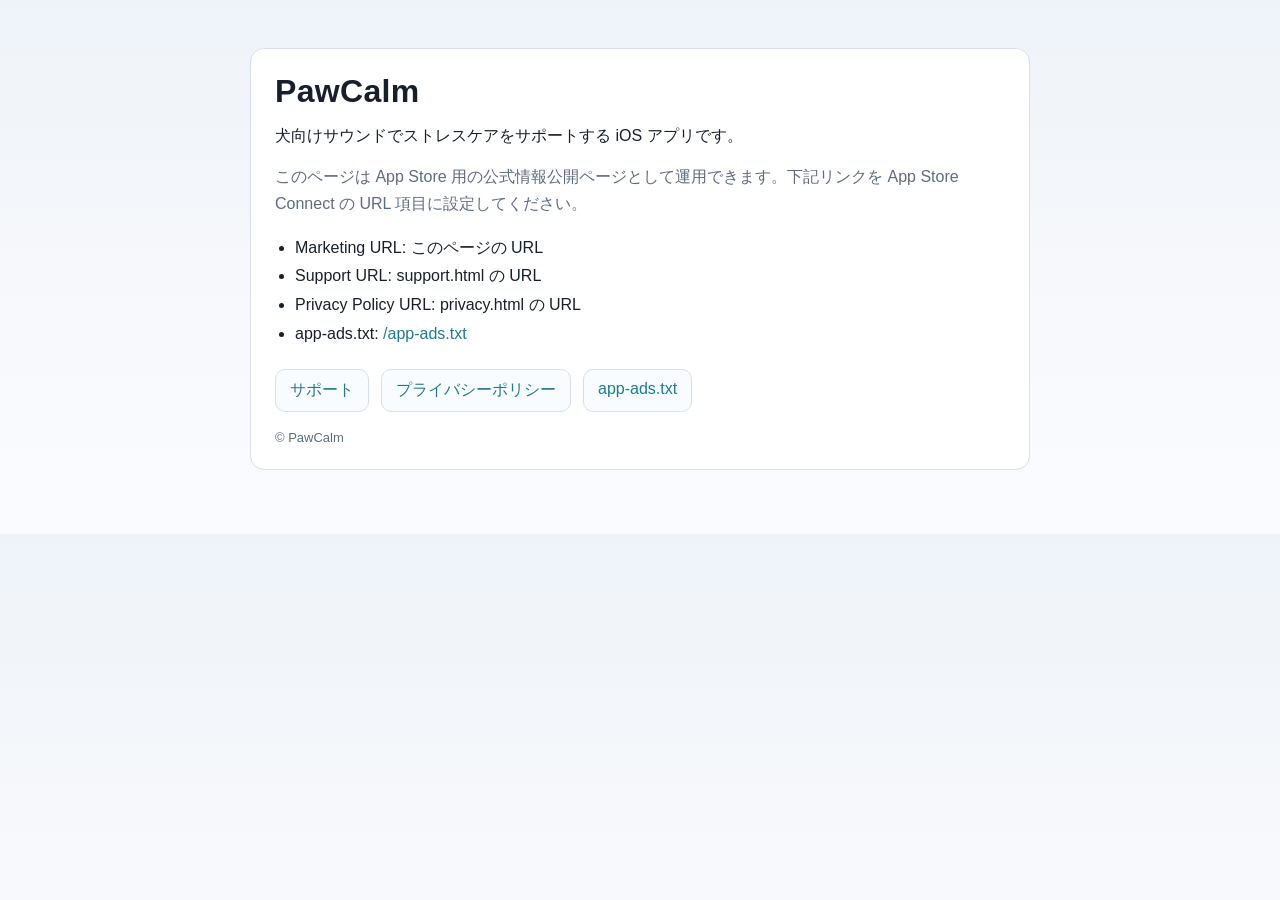
<file: index.html>
<!doctype html>
<html lang="ja">
  <head>
    <meta charset="utf-8" />
    <meta name="viewport" content="width=device-width, initial-scale=1" />
    <title>PawCalm | 公式サイト</title>
    <meta
      name="description"
      content="PawCalm（犬ストレス解消アプリ）の公式サイト。サポート情報、プライバシーポリシー、app-ads.txt を公開しています。"
    />
    <style>
      :root {
        --bg: #f6f8fb;
        --surface: #ffffff;
        --text: #17202a;
        --muted: #5d6d7e;
        --primary: #1f7a8c;
        --border: #d7e0ea;
      }

      * {
        box-sizing: border-box;
      }

      body {
        margin: 0;
        font-family: -apple-system, BlinkMacSystemFont, "Segoe UI", Roboto, "Helvetica Neue", Arial, sans-serif;
        color: var(--text);
        background: linear-gradient(180deg, #eef3f9 0%, var(--bg) 50%, #f9fbfe 100%);
      }

      .container {
        max-width: 820px;
        margin: 0 auto;
        padding: 48px 20px 64px;
      }

      .card {
        background: var(--surface);
        border: 1px solid var(--border);
        border-radius: 14px;
        padding: 24px;
      }

      h1 {
        margin: 0 0 12px;
        font-size: 32px;
        letter-spacing: 0.01em;
      }

      p {
        margin: 0 0 14px;
        line-height: 1.7;
      }

      .muted {
        color: var(--muted);
      }

      ul {
        padding-left: 20px;
        line-height: 1.8;
      }

      a {
        color: var(--primary);
        text-decoration: none;
      }

      a:hover {
        text-decoration: underline;
      }

      .links {
        display: flex;
        gap: 12px;
        flex-wrap: wrap;
        margin-top: 20px;
      }

      .button {
        display: inline-block;
        padding: 10px 14px;
        border-radius: 10px;
        border: 1px solid var(--border);
        background: #f9fcff;
      }

      footer {
        margin-top: 18px;
        font-size: 13px;
        color: var(--muted);
      }
    </style>
  </head>
  <body>
    <main class="container">
      <section class="card">
        <h1>PawCalm</h1>
        <p>犬向けサウンドでストレスケアをサポートする iOS アプリです。</p>
        <p class="muted">
          このページは App Store 用の公式情報公開ページとして運用できます。下記リンクを
          App Store Connect の URL 項目に設定してください。
        </p>

        <ul>
          <li>Marketing URL: このページの URL</li>
          <li>Support URL: support.html の URL</li>
          <li>Privacy Policy URL: privacy.html の URL</li>
          <li>app-ads.txt: <a href="/app-ads.txt">/app-ads.txt</a></li>
        </ul>

        <div class="links">
          <a class="button" href="/support.html">サポート</a>
          <a class="button" href="/privacy.html">プライバシーポリシー</a>
          <a class="button" href="/app-ads.txt">app-ads.txt</a>
        </div>

        <footer>© PawCalm</footer>
      </section>
    </main>
  </body>
</html>
</file>
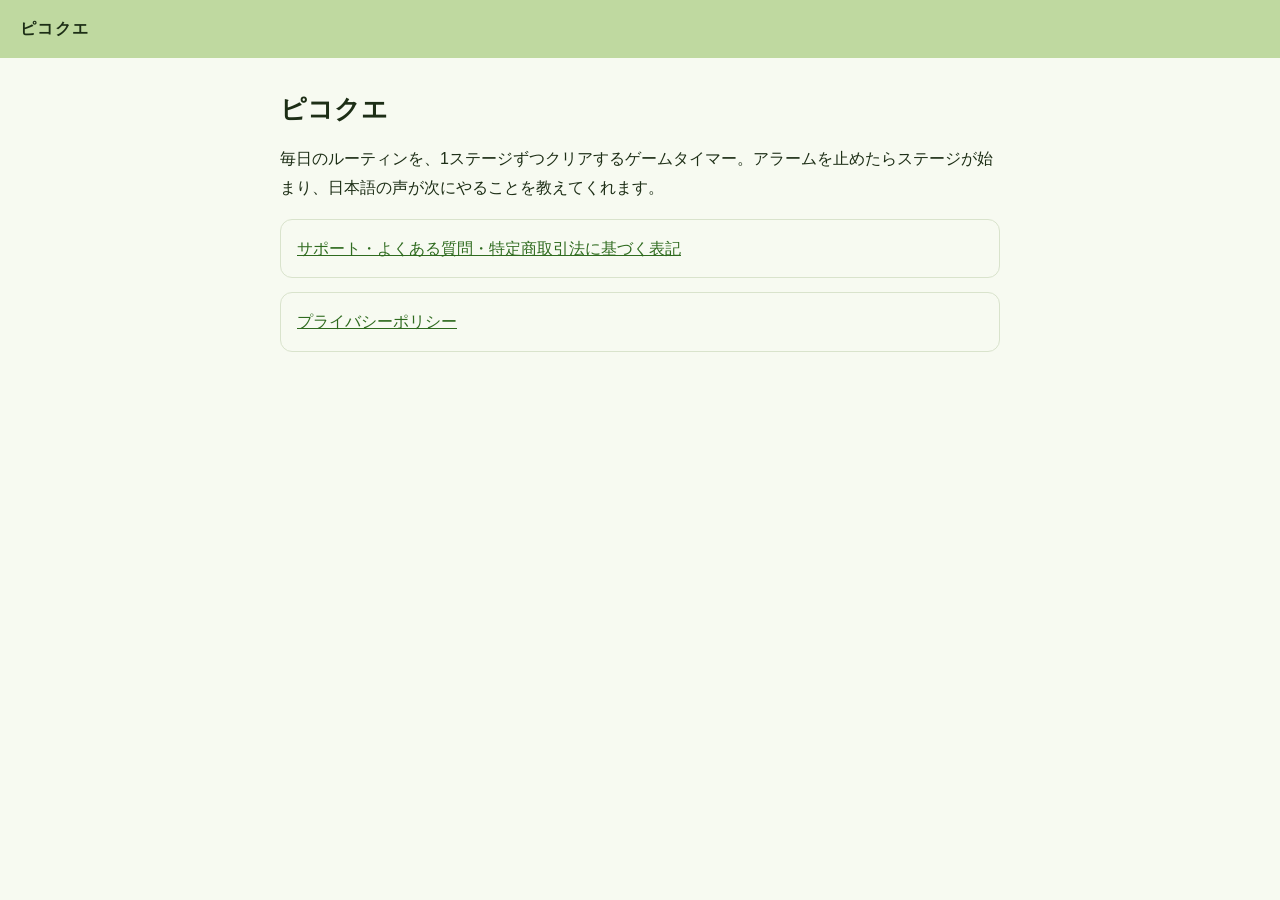
<file: picoquest/index.html>
<!doctype html>
<html lang="ja">
<head>
  <meta charset="utf-8">
  <meta name="viewport" content="width=device-width,initial-scale=1">
  <title>ピコクエ</title>
  <meta name="description" content="ピコクエは、毎日のルーティンを1ステージずつクリアするゲームタイマー。サポートとプライバシーポリシー。">
  <link rel="stylesheet" href="style.css">
</head>
<body>
  <header class="lcd"><a href="./">ピコクエ</a></header>
  <main>
  <h1>ピコクエ</h1>
  <p>毎日のルーティンを、1ステージずつクリアするゲームタイマー。アラームを止めたらステージが始まり、日本語の声が次にやることを教えてくれます。</p>
  <div class="card"><a href="support.html">サポート・よくある質問・特定商取引法に基づく表記</a></div>
  <div class="card"><a href="privacy.html">プライバシーポリシー</a></div>
  </main>
</body>
</html>
</file>
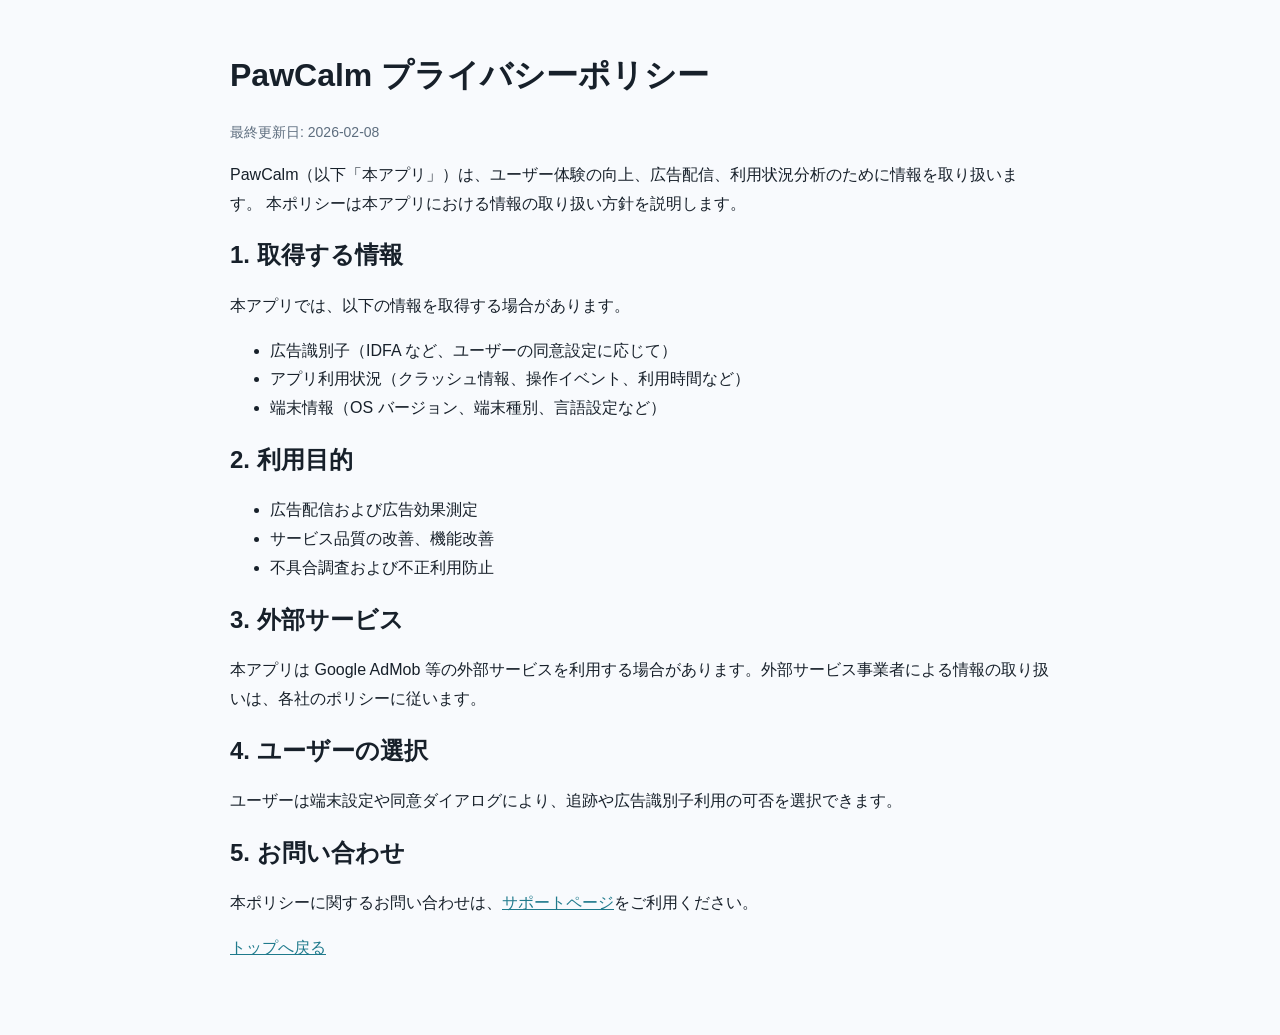
<file: privacy.html>
<!doctype html>
<html lang="ja">
  <head>
    <meta charset="utf-8" />
    <meta name="viewport" content="width=device-width, initial-scale=1" />
    <title>PawCalm | プライバシーポリシー</title>
    <style>
      body {
        margin: 0;
        padding: 32px 20px 56px;
        max-width: 820px;
        margin-inline: auto;
        font-family: -apple-system, BlinkMacSystemFont, "Segoe UI", Roboto, "Helvetica Neue", Arial, sans-serif;
        line-height: 1.8;
        color: #17202a;
        background: #f8fafd;
      }

      h1,
      h2 {
        line-height: 1.4;
      }

      .meta {
        color: #5d6d7e;
        font-size: 14px;
      }

      a {
        color: #1f7a8c;
      }
    </style>
  </head>
  <body>
    <h1>PawCalm プライバシーポリシー</h1>
    <p class="meta">最終更新日: 2026-02-08</p>

    <p>
      PawCalm（以下「本アプリ」）は、ユーザー体験の向上、広告配信、利用状況分析のために情報を取り扱います。
      本ポリシーは本アプリにおける情報の取り扱い方針を説明します。
    </p>

    <h2>1. 取得する情報</h2>
    <p>本アプリでは、以下の情報を取得する場合があります。</p>
    <ul>
      <li>広告識別子（IDFA など、ユーザーの同意設定に応じて）</li>
      <li>アプリ利用状況（クラッシュ情報、操作イベント、利用時間など）</li>
      <li>端末情報（OS バージョン、端末種別、言語設定など）</li>
    </ul>

    <h2>2. 利用目的</h2>
    <ul>
      <li>広告配信および広告効果測定</li>
      <li>サービス品質の改善、機能改善</li>
      <li>不具合調査および不正利用防止</li>
    </ul>

    <h2>3. 外部サービス</h2>
    <p>
      本アプリは Google AdMob 等の外部サービスを利用する場合があります。外部サービス事業者による情報の取り扱いは、各社のポリシーに従います。
    </p>

    <h2>4. ユーザーの選択</h2>
    <p>
      ユーザーは端末設定や同意ダイアログにより、追跡や広告識別子利用の可否を選択できます。
    </p>

    <h2>5. お問い合わせ</h2>
    <p>
      本ポリシーに関するお問い合わせは、<a href="/support.html">サポートページ</a>をご利用ください。
    </p>

    <p><a href="/">トップへ戻る</a></p>
  </body>
</html>
</file>
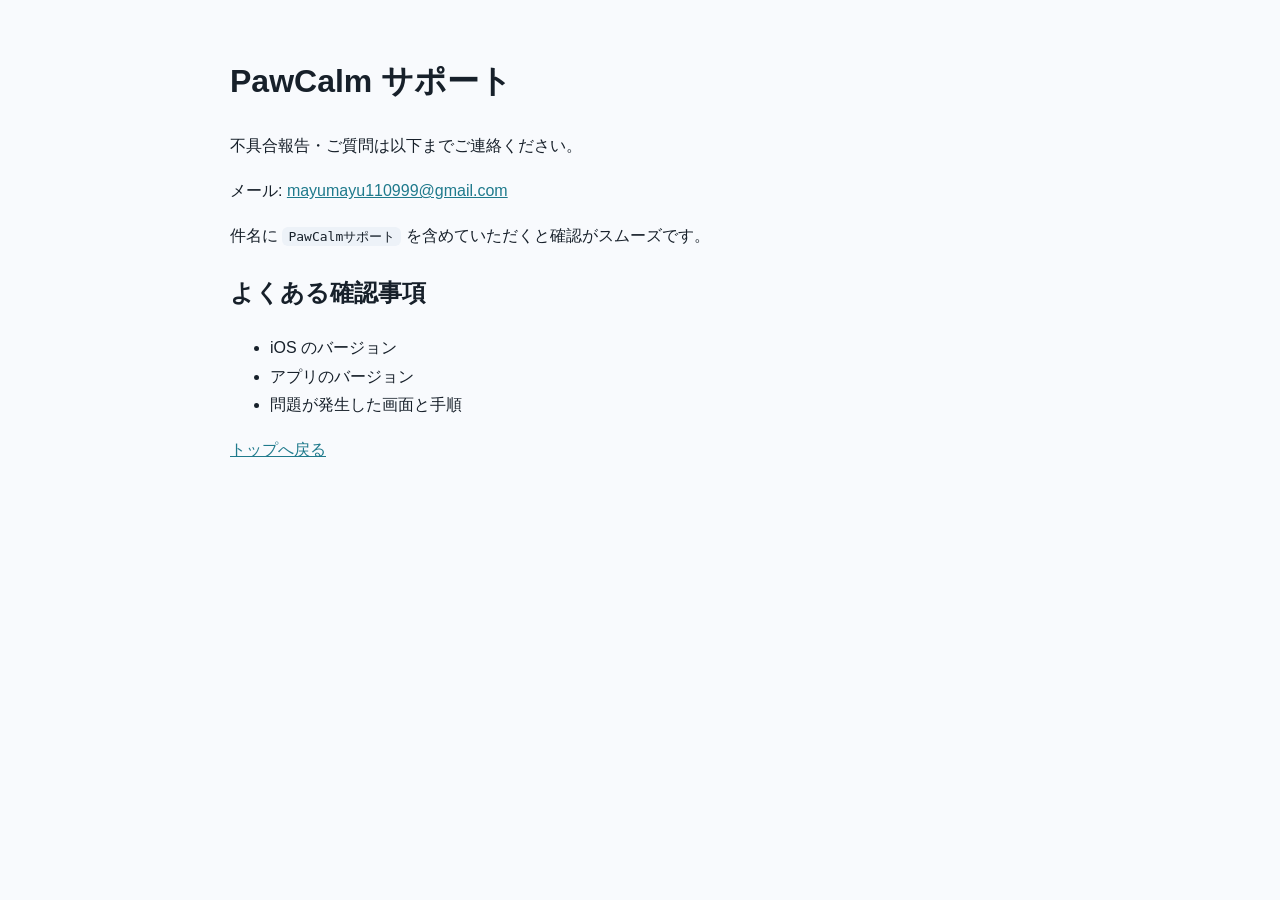
<file: support.html>
<!doctype html>
<html lang="ja">
  <head>
    <meta charset="utf-8" />
    <meta name="viewport" content="width=device-width, initial-scale=1" />
    <title>PawCalm | サポート</title>
    <style>
      body {
        margin: 0;
        padding: 32px 20px 56px;
        max-width: 820px;
        margin-inline: auto;
        font-family: -apple-system, BlinkMacSystemFont, "Segoe UI", Roboto, "Helvetica Neue", Arial, sans-serif;
        line-height: 1.8;
        color: #17202a;
        background: #f8fafd;
      }

      a {
        color: #1f7a8c;
      }

      code {
        background: #edf2f8;
        padding: 2px 6px;
        border-radius: 6px;
      }
    </style>
  </head>
  <body>
    <h1>PawCalm サポート</h1>
    <p>不具合報告・ご質問は以下までご連絡ください。</p>

    <p>
      メール: <a href="mailto:mayumayu110999@gmail.com">mayumayu110999@gmail.com</a>
    </p>

    <p>
      件名に <code>PawCalmサポート</code> を含めていただくと確認がスムーズです。
    </p>

    <h2>よくある確認事項</h2>
    <ul>
      <li>iOS のバージョン</li>
      <li>アプリのバージョン</li>
      <li>問題が発生した画面と手順</li>
    </ul>

    <p><a href="/">トップへ戻る</a></p>
  </body>
</html>
</file>
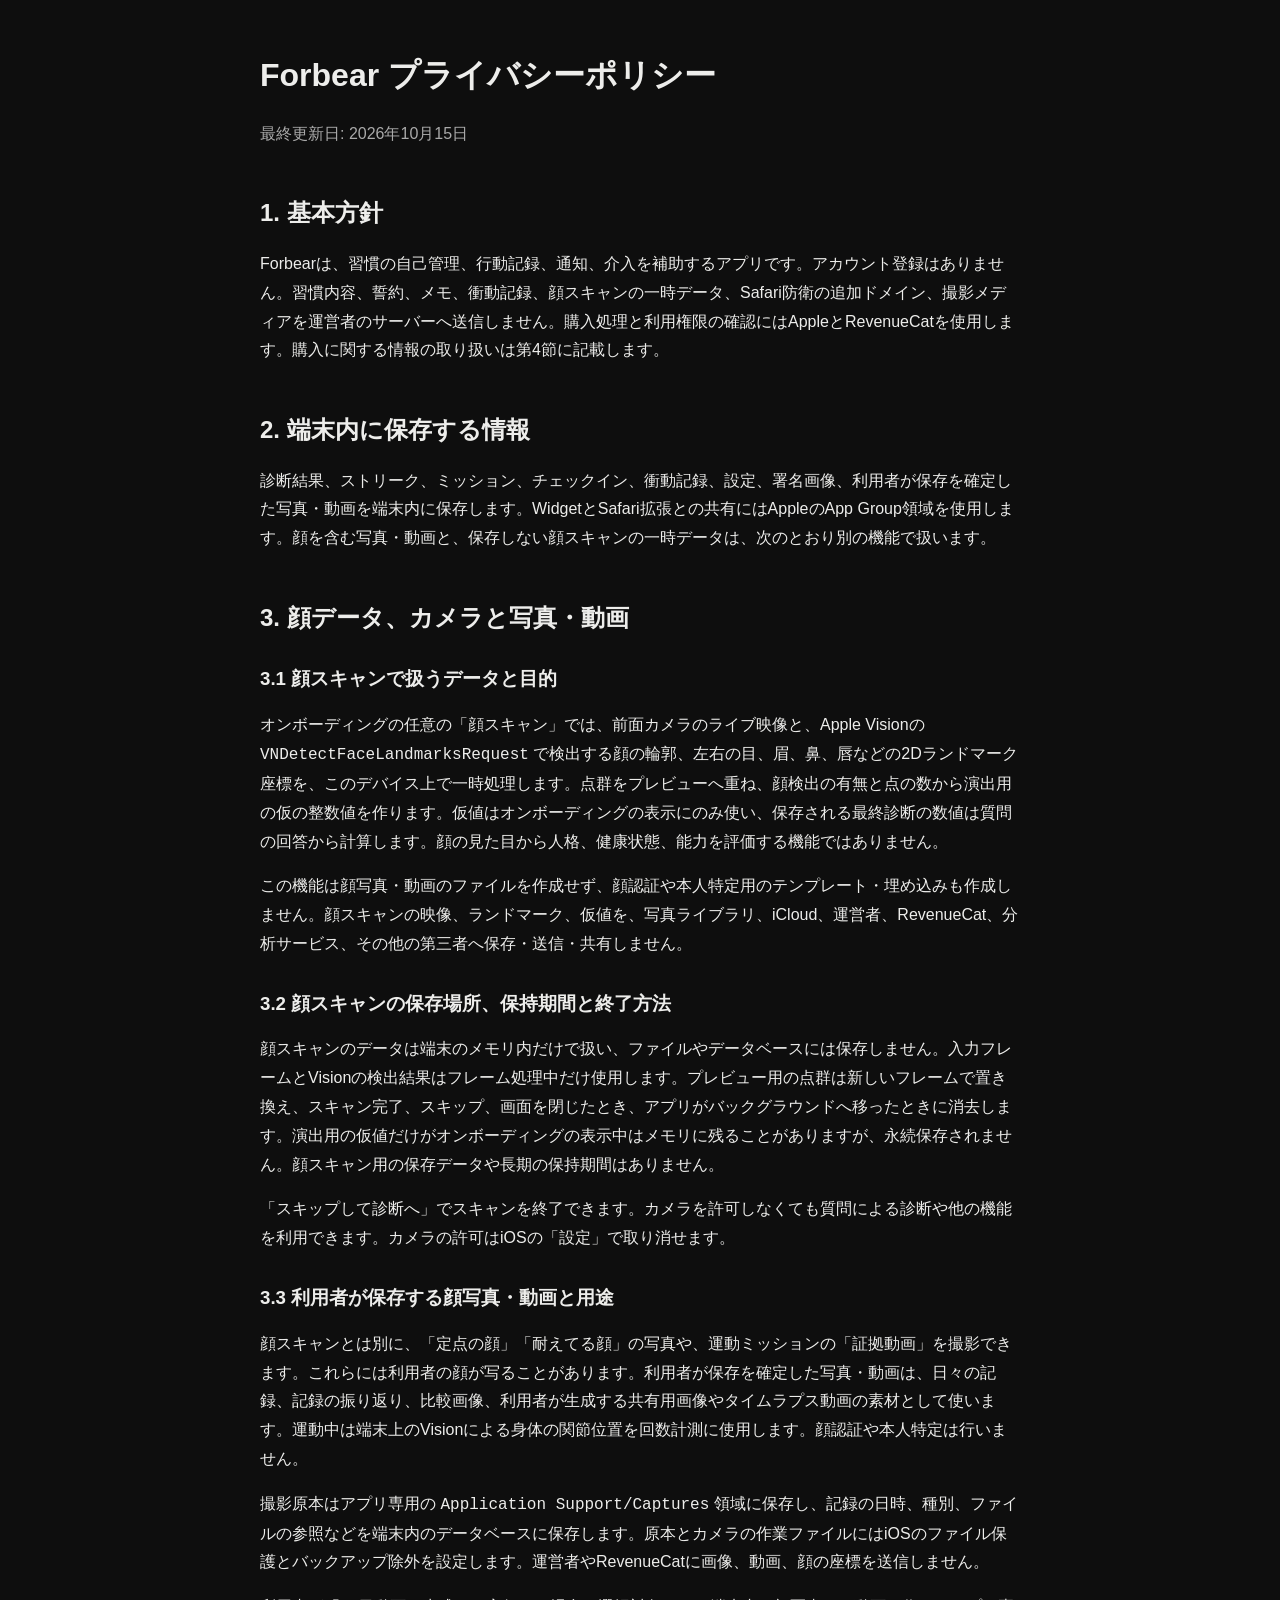
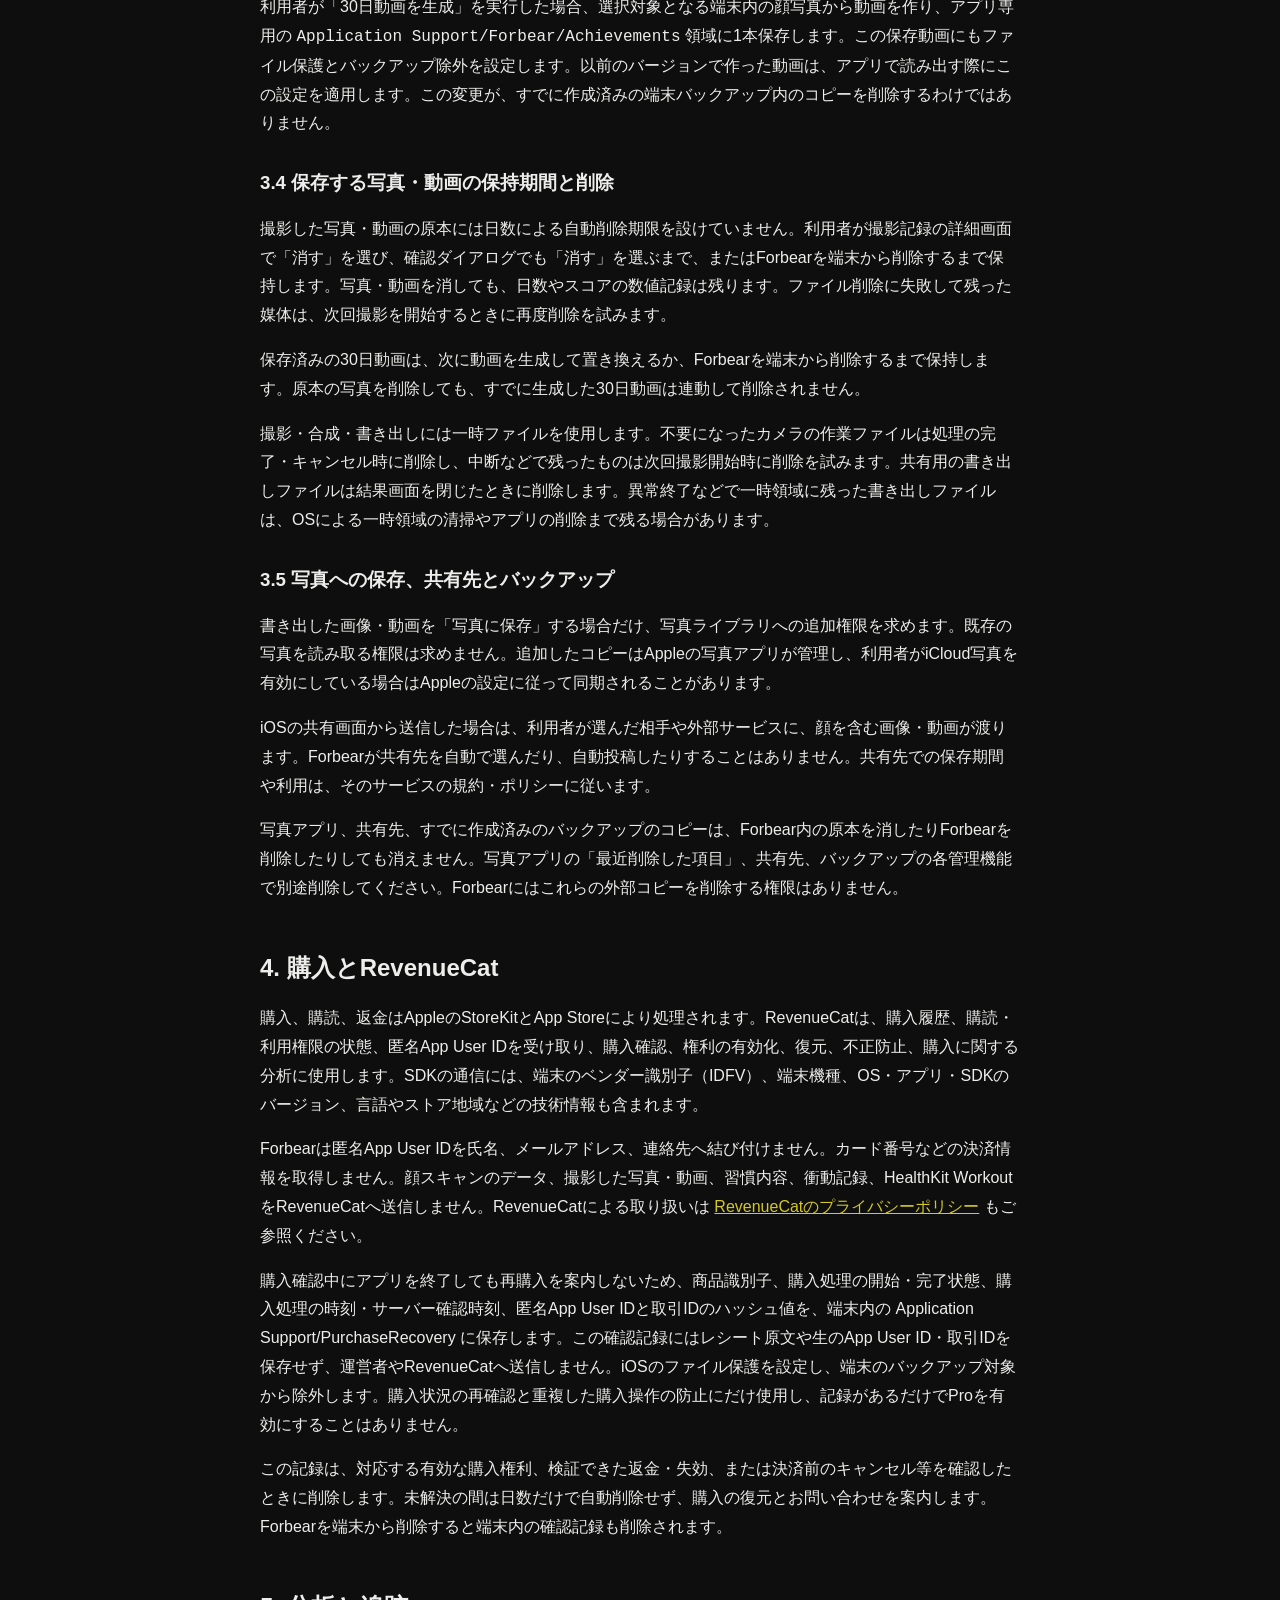
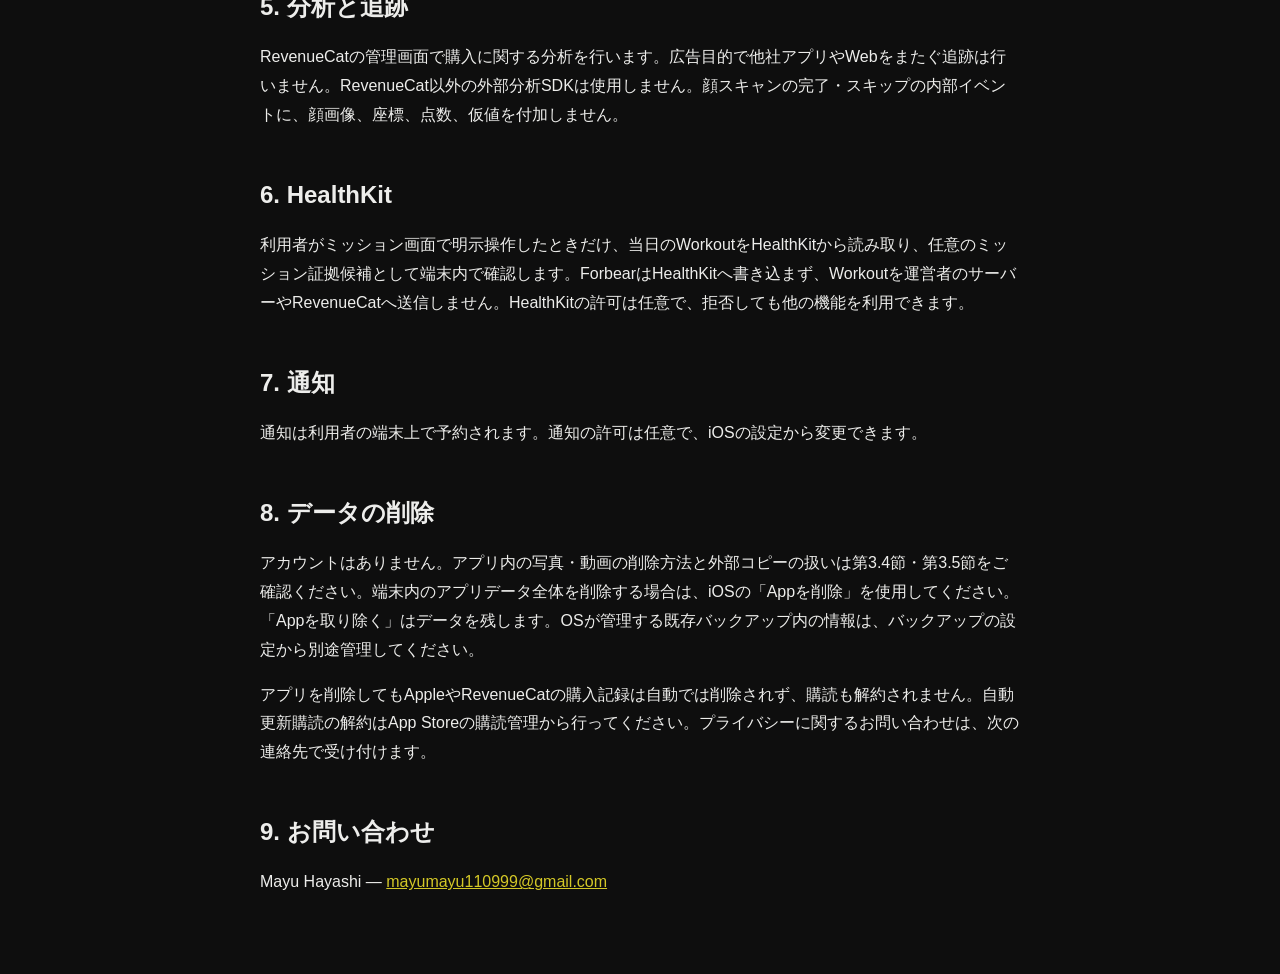
<file: danren/privacy.html>
<!doctype html>
<html lang="ja">
<head>
  <meta charset="utf-8">
  <meta name="viewport" content="width=device-width,initial-scale=1">
  <title>Forbear プライバシーポリシー</title>
  <meta name="description" content="Forbearのプライバシーポリシー。顔スキャン、保存する写真・動画、共有と削除について。">
  <style>body{max-width:760px;margin:auto;padding:32px 20px 64px;background:#0e0e0e;color:#ededeb;font:16px/1.8 -apple-system,BlinkMacSystemFont,sans-serif}h1,h2,h3{line-height:1.4}h2{margin-top:2em}h3{margin-top:1.7em}a{color:#d4c827}code{overflow-wrap:anywhere}.meta{color:#aaa}</style>
</head>
<body>
  <h1>Forbear プライバシーポリシー</h1>
  <p class="meta">最終更新日: 2026年10月15日</p>
  <h2 id="section-1">1. 基本方針</h2>
  <p>Forbearは、習慣の自己管理、行動記録、通知、介入を補助するアプリです。アカウント登録はありません。習慣内容、誓約、メモ、衝動記録、顔スキャンの一時データ、Safari防衛の追加ドメイン、撮影メディアを運営者のサーバーへ送信しません。購入処理と利用権限の確認にはAppleとRevenueCatを使用します。購入に関する情報の取り扱いは第4節に記載します。</p>
  <h2 id="section-2">2. 端末内に保存する情報</h2>
  <p>診断結果、ストリーク、ミッション、チェックイン、衝動記録、設定、署名画像、利用者が保存を確定した写真・動画を端末内に保存します。WidgetとSafari拡張との共有にはAppleのApp Group領域を使用します。顔を含む写真・動画と、保存しない顔スキャンの一時データは、次のとおり別の機能で扱います。</p>
  <h2 id="section-3">3. 顔データ、カメラと写真・動画</h2>
  <h3 id="section-3.1">3.1 顔スキャンで扱うデータと目的</h3>
  <p>オンボーディングの任意の「顔スキャン」では、前面カメラのライブ映像と、Apple Visionの <code>VNDetectFaceLandmarksRequest</code> で検出する顔の輪郭、左右の目、眉、鼻、唇などの2Dランドマーク座標を、このデバイス上で一時処理します。点群をプレビューへ重ね、顔検出の有無と点の数から演出用の仮の整数値を作ります。仮値はオンボーディングの表示にのみ使い、保存される最終診断の数値は質問の回答から計算します。顔の見た目から人格、健康状態、能力を評価する機能ではありません。</p>
  <p>この機能は顔写真・動画のファイルを作成せず、顔認証や本人特定用のテンプレート・埋め込みも作成しません。顔スキャンの映像、ランドマーク、仮値を、写真ライブラリ、iCloud、運営者、RevenueCat、分析サービス、その他の第三者へ保存・送信・共有しません。</p>
  <h3 id="section-3.2">3.2 顔スキャンの保存場所、保持期間と終了方法</h3>
  <p>顔スキャンのデータは端末のメモリ内だけで扱い、ファイルやデータベースには保存しません。入力フレームとVisionの検出結果はフレーム処理中だけ使用します。プレビュー用の点群は新しいフレームで置き換え、スキャン完了、スキップ、画面を閉じたとき、アプリがバックグラウンドへ移ったときに消去します。演出用の仮値だけがオンボーディングの表示中はメモリに残ることがありますが、永続保存されません。顔スキャン用の保存データや長期の保持期間はありません。</p>
  <p>「スキップして診断へ」でスキャンを終了できます。カメラを許可しなくても質問による診断や他の機能を利用できます。カメラの許可はiOSの「設定」で取り消せます。</p>
  <h3 id="section-3.3">3.3 利用者が保存する顔写真・動画と用途</h3>
  <p>顔スキャンとは別に、「定点の顔」「耐えてる顔」の写真や、運動ミッションの「証拠動画」を撮影できます。これらには利用者の顔が写ることがあります。利用者が保存を確定した写真・動画は、日々の記録、記録の振り返り、比較画像、利用者が生成する共有用画像やタイムラプス動画の素材として使います。運動中は端末上のVisionによる身体の関節位置を回数計測に使用します。顔認証や本人特定は行いません。</p>
  <p>撮影原本はアプリ専用の <code>Application Support/Captures</code> 領域に保存し、記録の日時、種別、ファイルの参照などを端末内のデータベースに保存します。原本とカメラの作業ファイルにはiOSのファイル保護とバックアップ除外を設定します。運営者やRevenueCatに画像、動画、顔の座標を送信しません。</p>
  <p>利用者が「30日動画を生成」を実行した場合、選択対象となる端末内の顔写真から動画を作り、アプリ専用の <code>Application Support/Forbear/Achievements</code> 領域に1本保存します。この保存動画にもファイル保護とバックアップ除外を設定します。以前のバージョンで作った動画は、アプリで読み出す際にこの設定を適用します。この変更が、すでに作成済みの端末バックアップ内のコピーを削除するわけではありません。</p>
  <h3 id="section-3.4">3.4 保存する写真・動画の保持期間と削除</h3>
  <p>撮影した写真・動画の原本には日数による自動削除期限を設けていません。利用者が撮影記録の詳細画面で「消す」を選び、確認ダイアログでも「消す」を選ぶまで、またはForbearを端末から削除するまで保持します。写真・動画を消しても、日数やスコアの数値記録は残ります。ファイル削除に失敗して残った媒体は、次回撮影を開始するときに再度削除を試みます。</p>
  <p>保存済みの30日動画は、次に動画を生成して置き換えるか、Forbearを端末から削除するまで保持します。原本の写真を削除しても、すでに生成した30日動画は連動して削除されません。</p>
  <p>撮影・合成・書き出しには一時ファイルを使用します。不要になったカメラの作業ファイルは処理の完了・キャンセル時に削除し、中断などで残ったものは次回撮影開始時に削除を試みます。共有用の書き出しファイルは結果画面を閉じたときに削除します。異常終了などで一時領域に残った書き出しファイルは、OSによる一時領域の清掃やアプリの削除まで残る場合があります。</p>
  <h3 id="section-3.5">3.5 写真への保存、共有先とバックアップ</h3>
  <p>書き出した画像・動画を「写真に保存」する場合だけ、写真ライブラリへの追加権限を求めます。既存の写真を読み取る権限は求めません。追加したコピーはAppleの写真アプリが管理し、利用者がiCloud写真を有効にしている場合はAppleの設定に従って同期されることがあります。</p>
  <p>iOSの共有画面から送信した場合は、利用者が選んだ相手や外部サービスに、顔を含む画像・動画が渡ります。Forbearが共有先を自動で選んだり、自動投稿したりすることはありません。共有先での保存期間や利用は、そのサービスの規約・ポリシーに従います。</p>
  <p>写真アプリ、共有先、すでに作成済みのバックアップのコピーは、Forbear内の原本を消したりForbearを削除したりしても消えません。写真アプリの「最近削除した項目」、共有先、バックアップの各管理機能で別途削除してください。Forbearにはこれらの外部コピーを削除する権限はありません。</p>
  <h2 id="section-4">4. 購入とRevenueCat</h2>
  <p>購入、購読、返金はAppleのStoreKitとApp Storeにより処理されます。RevenueCatは、購入履歴、購読・利用権限の状態、匿名App User IDを受け取り、購入確認、権利の有効化、復元、不正防止、購入に関する分析に使用します。SDKの通信には、端末のベンダー識別子（IDFV）、端末機種、OS・アプリ・SDKのバージョン、言語やストア地域などの技術情報も含まれます。</p>
  <p>Forbearは匿名App User IDを氏名、メールアドレス、連絡先へ結び付けません。カード番号などの決済情報を取得しません。顔スキャンのデータ、撮影した写真・動画、習慣内容、衝動記録、HealthKit WorkoutをRevenueCatへ送信しません。RevenueCatによる取り扱いは <a href="https://www.revenuecat.com/privacy">RevenueCatのプライバシーポリシー</a> もご参照ください。</p>
  <p>購入確認中にアプリを終了しても再購入を案内しないため、商品識別子、購入処理の開始・完了状態、購入処理の時刻・サーバー確認時刻、匿名App User IDと取引IDのハッシュ値を、端末内の Application Support/PurchaseRecovery に保存します。この確認記録にはレシート原文や生のApp User ID・取引IDを保存せず、運営者やRevenueCatへ送信しません。iOSのファイル保護を設定し、端末のバックアップ対象から除外します。購入状況の再確認と重複した購入操作の防止にだけ使用し、記録があるだけでProを有効にすることはありません。</p>
  <p>この記録は、対応する有効な購入権利、検証できた返金・失効、または決済前のキャンセル等を確認したときに削除します。未解決の間は日数だけで自動削除せず、購入の復元とお問い合わせを案内します。Forbearを端末から削除すると端末内の確認記録も削除されます。</p>
  <h2 id="section-5">5. 分析と追跡</h2>
  <p>RevenueCatの管理画面で購入に関する分析を行います。広告目的で他社アプリやWebをまたぐ追跡は行いません。RevenueCat以外の外部分析SDKは使用しません。顔スキャンの完了・スキップの内部イベントに、顔画像、座標、点数、仮値を付加しません。</p>
  <h2 id="section-6">6. HealthKit</h2>
  <p>利用者がミッション画面で明示操作したときだけ、当日のWorkoutをHealthKitから読み取り、任意のミッション証拠候補として端末内で確認します。ForbearはHealthKitへ書き込まず、Workoutを運営者のサーバーやRevenueCatへ送信しません。HealthKitの許可は任意で、拒否しても他の機能を利用できます。</p>
  <h2 id="section-7">7. 通知</h2>
  <p>通知は利用者の端末上で予約されます。通知の許可は任意で、iOSの設定から変更できます。</p>
  <h2 id="section-8">8. データの削除</h2>
  <p>アカウントはありません。アプリ内の写真・動画の削除方法と外部コピーの扱いは第3.4節・第3.5節をご確認ください。端末内のアプリデータ全体を削除する場合は、iOSの「Appを削除」を使用してください。「Appを取り除く」はデータを残します。OSが管理する既存バックアップ内の情報は、バックアップの設定から別途管理してください。</p>
  <p>アプリを削除してもAppleやRevenueCatの購入記録は自動では削除されず、購読も解約されません。自動更新購読の解約はApp Storeの購読管理から行ってください。プライバシーに関するお問い合わせは、次の連絡先で受け付けます。</p>
  <h2 id="section-9">9. お問い合わせ</h2>
  <p>Mayu Hayashi — <a href="mailto:mayumayu110999@gmail.com">mayumayu110999@gmail.com</a></p>
</body>
</html>
</file>
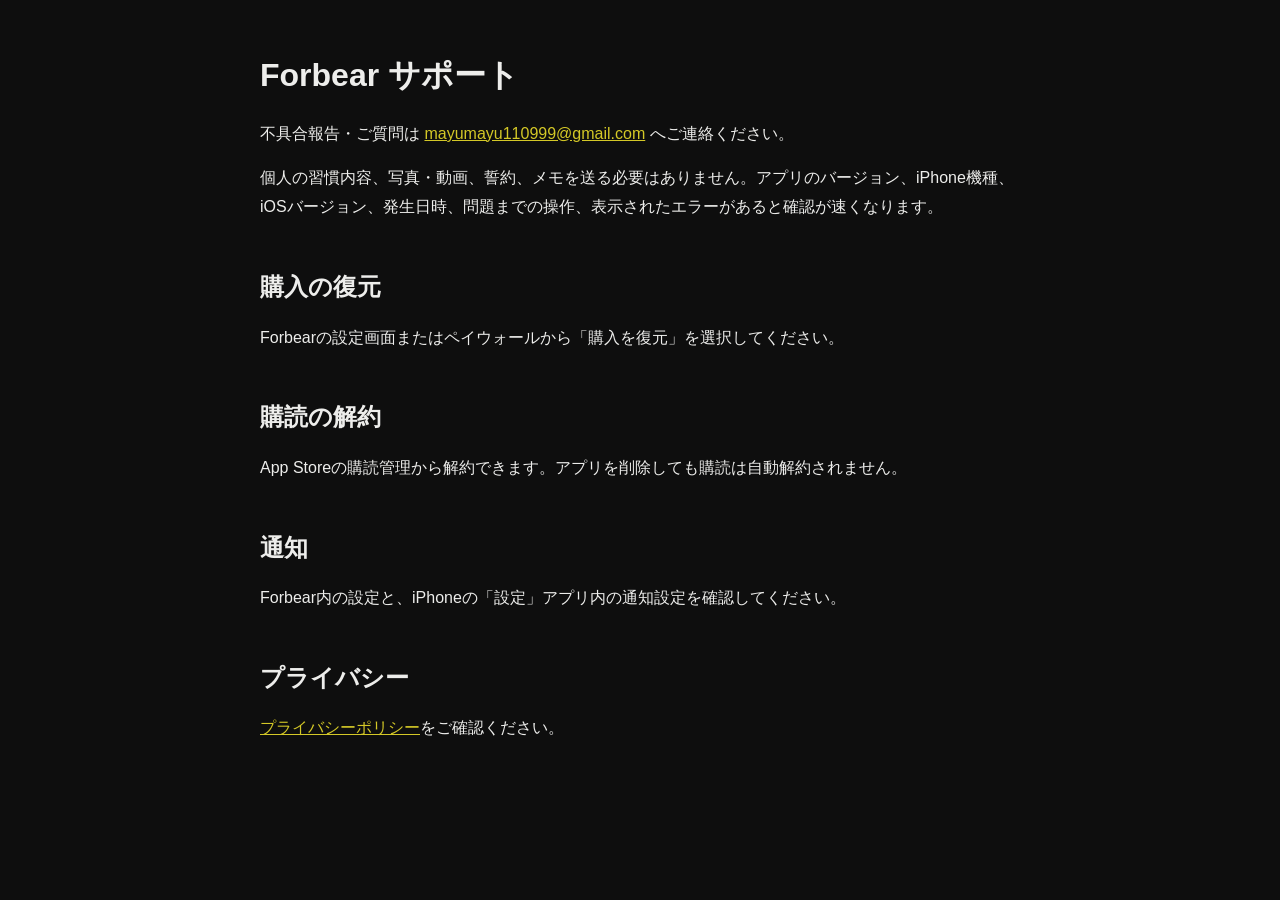
<file: danren/support.html>
<!doctype html>
<html lang="ja">
<head>
  <meta charset="utf-8"><meta name="viewport" content="width=device-width,initial-scale=1">
  <title>Forbear サポート</title>
  <meta name="description" content="Forbearのサポート窓口">
  <style>body{max-width:760px;margin:auto;padding:32px 20px 64px;background:#0e0e0e;color:#ededeb;font:16px/1.8 -apple-system,BlinkMacSystemFont,sans-serif}h1,h2{line-height:1.4}h2{margin-top:2em}a{color:#d4c827}</style>
</head>
<body>
  <h1>Forbear サポート</h1>
  <p>不具合報告・ご質問は <a href="mailto:mayumayu110999@gmail.com?subject=App%20Support">mayumayu110999@gmail.com</a> へご連絡ください。</p>
  <p>個人の習慣内容、写真・動画、誓約、メモを送る必要はありません。アプリのバージョン、iPhone機種、iOSバージョン、発生日時、問題までの操作、表示されたエラーがあると確認が速くなります。</p>
  <h2>購入の復元</h2><p>Forbearの設定画面またはペイウォールから「購入を復元」を選択してください。</p>
  <h2>購読の解約</h2><p>App Storeの購読管理から解約できます。アプリを削除しても購読は自動解約されません。</p>
  <h2>通知</h2><p>Forbear内の設定と、iPhoneの「設定」アプリ内の通知設定を確認してください。</p>
  <h2>プライバシー</h2><p><a href="privacy.html">プライバシーポリシー</a>をご確認ください。</p>
</body>
</html>
</file>
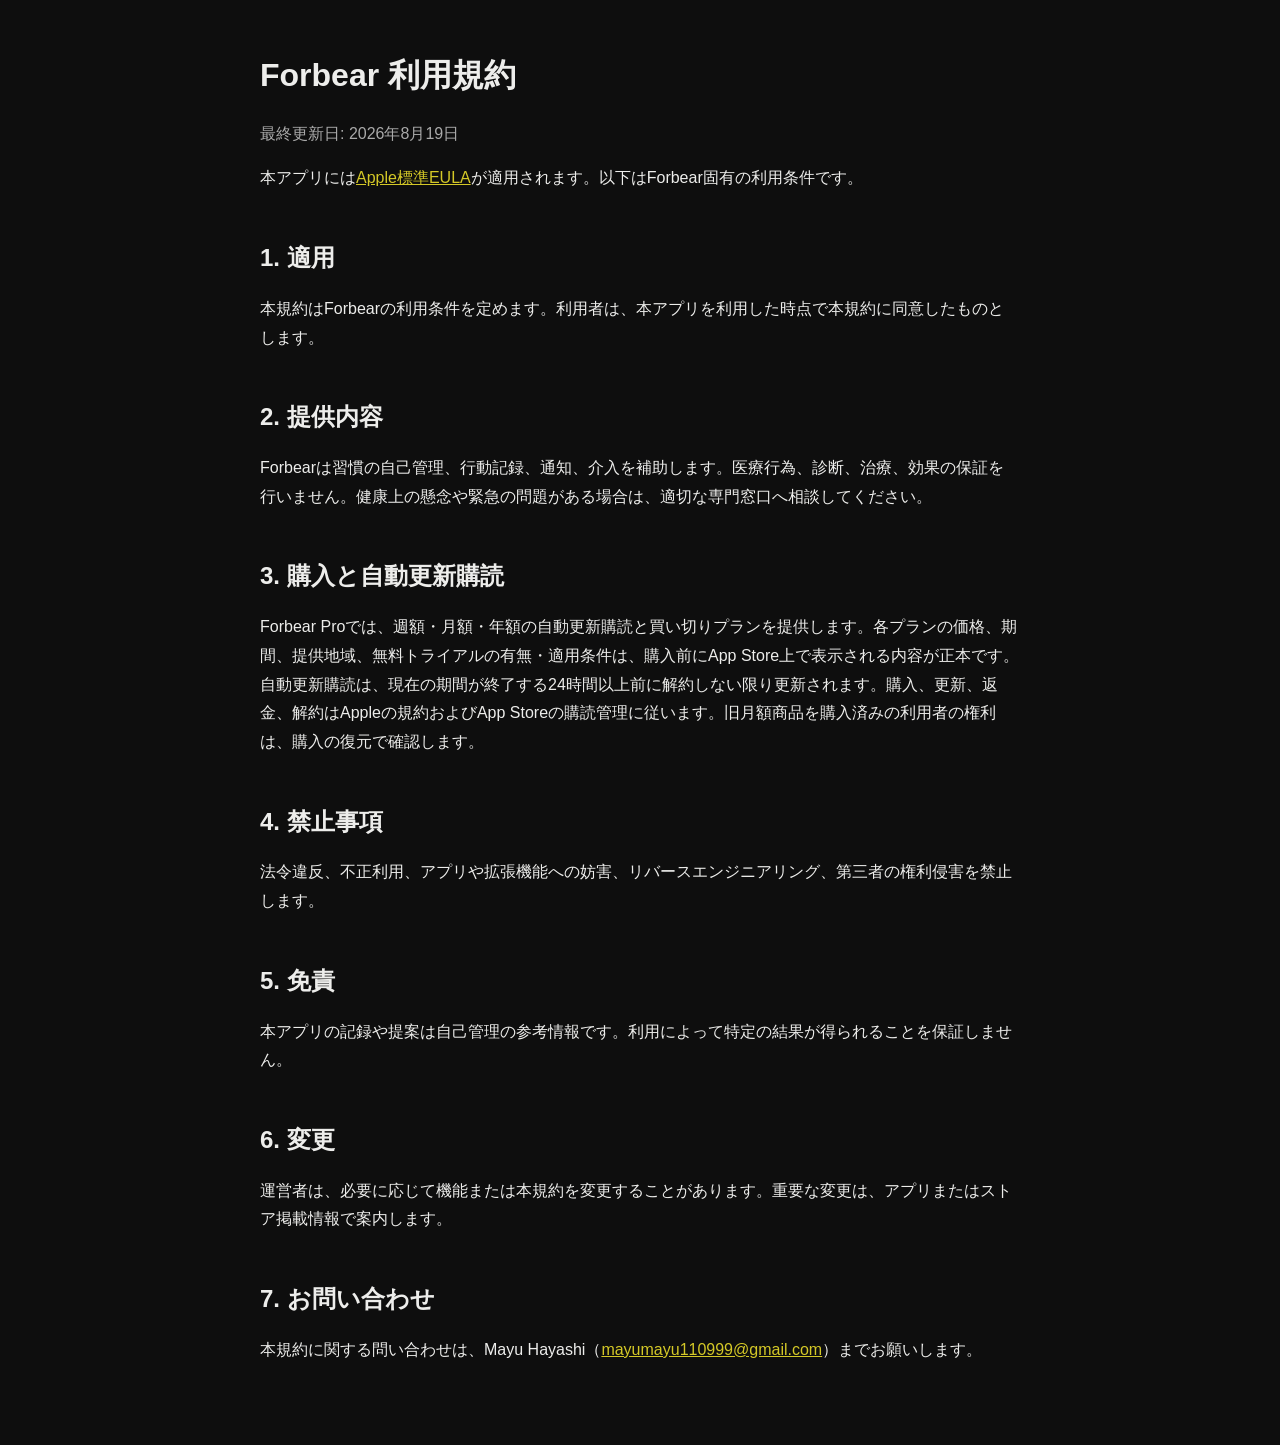
<file: danren/terms.html>
<!doctype html>
<html lang="ja">
<head>
  <meta charset="utf-8"><meta name="viewport" content="width=device-width,initial-scale=1">
  <title>Forbear 利用規約</title>
  <meta name="description" content="Forbearのアプリ固有利用条件">
  <style>body{max-width:760px;margin:auto;padding:32px 20px 64px;background:#0e0e0e;color:#ededeb;font:16px/1.8 -apple-system,BlinkMacSystemFont,sans-serif}h1,h2{line-height:1.4}h2{margin-top:2em}a{color:#d4c827}.meta{color:#aaa}</style>
</head>
<body>
  <h1>Forbear 利用規約</h1><p class="meta">最終更新日: 2026年8月19日</p>
  <p>本アプリには<a href="https://www.apple.com/legal/internet-services/itunes/dev/stdeula/">Apple標準EULA</a>が適用されます。以下はForbear固有の利用条件です。</p>
  <h2>1. 適用</h2><p>本規約はForbearの利用条件を定めます。利用者は、本アプリを利用した時点で本規約に同意したものとします。</p>
  <h2>2. 提供内容</h2><p>Forbearは習慣の自己管理、行動記録、通知、介入を補助します。医療行為、診断、治療、効果の保証を行いません。健康上の懸念や緊急の問題がある場合は、適切な専門窓口へ相談してください。</p>
  <h2>3. 購入と自動更新購読</h2><p>Forbear Proでは、週額・月額・年額の自動更新購読と買い切りプランを提供します。各プランの価格、期間、提供地域、無料トライアルの有無・適用条件は、購入前にApp Store上で表示される内容が正本です。自動更新購読は、現在の期間が終了する24時間以上前に解約しない限り更新されます。購入、更新、返金、解約はAppleの規約およびApp Storeの購読管理に従います。旧月額商品を購入済みの利用者の権利は、購入の復元で確認します。</p>
  <h2>4. 禁止事項</h2><p>法令違反、不正利用、アプリや拡張機能への妨害、リバースエンジニアリング、第三者の権利侵害を禁止します。</p>
  <h2>5. 免責</h2><p>本アプリの記録や提案は自己管理の参考情報です。利用によって特定の結果が得られることを保証しません。</p>
  <h2>6. 変更</h2><p>運営者は、必要に応じて機能または本規約を変更することがあります。重要な変更は、アプリまたはストア掲載情報で案内します。</p>
  <h2>7. お問い合わせ</h2><p>本規約に関する問い合わせは、Mayu Hayashi（<a href="mailto:mayumayu110999@gmail.com">mayumayu110999@gmail.com</a>）までお願いします。</p>
</body>
</html>
</file>
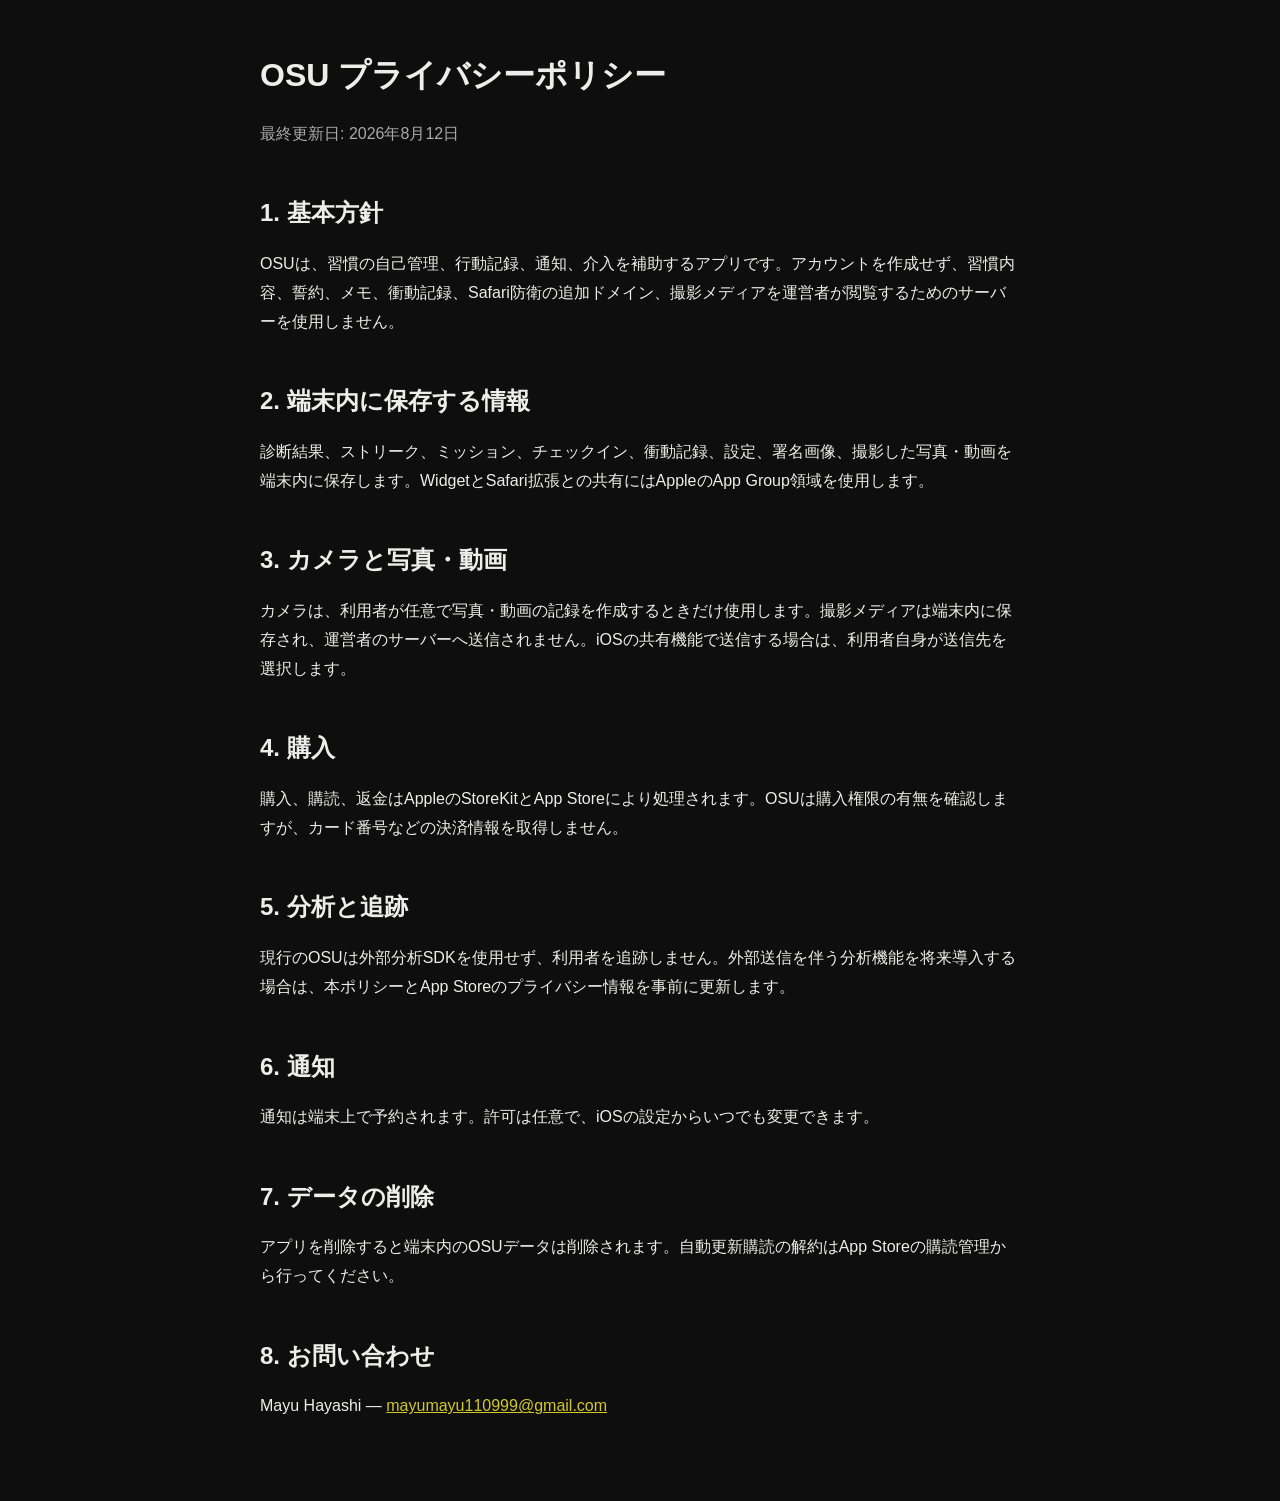
<file: osu/privacy.html>
<!doctype html>
<html lang="ja">
<head>
  <meta charset="utf-8">
  <meta name="viewport" content="width=device-width,initial-scale=1">
  <title>OSU プライバシーポリシー</title>
  <meta name="description" content="OSUのプライバシーポリシー">
  <style>body{max-width:760px;margin:auto;padding:32px 20px 64px;background:#0e0e0e;color:#ededeb;font:16px/1.8 -apple-system,BlinkMacSystemFont,sans-serif}h1,h2{line-height:1.4}h2{margin-top:2em}a{color:#d4c827}.meta{color:#aaa}</style>
</head>
<body>
  <h1>OSU プライバシーポリシー</h1>
  <p class="meta">最終更新日: 2026年8月12日</p>
  <h2>1. 基本方針</h2>
  <p>OSUは、習慣の自己管理、行動記録、通知、介入を補助するアプリです。アカウントを作成せず、習慣内容、誓約、メモ、衝動記録、Safari防衛の追加ドメイン、撮影メディアを運営者が閲覧するためのサーバーを使用しません。</p>
  <h2>2. 端末内に保存する情報</h2>
  <p>診断結果、ストリーク、ミッション、チェックイン、衝動記録、設定、署名画像、撮影した写真・動画を端末内に保存します。WidgetとSafari拡張との共有にはAppleのApp Group領域を使用します。</p>
  <h2>3. カメラと写真・動画</h2>
  <p>カメラは、利用者が任意で写真・動画の記録を作成するときだけ使用します。撮影メディアは端末内に保存され、運営者のサーバーへ送信されません。iOSの共有機能で送信する場合は、利用者自身が送信先を選択します。</p>
  <h2>4. 購入</h2>
  <p>購入、購読、返金はAppleのStoreKitとApp Storeにより処理されます。OSUは購入権限の有無を確認しますが、カード番号などの決済情報を取得しません。</p>
  <h2>5. 分析と追跡</h2>
  <p>現行のOSUは外部分析SDKを使用せず、利用者を追跡しません。外部送信を伴う分析機能を将来導入する場合は、本ポリシーとApp Storeのプライバシー情報を事前に更新します。</p>
  <h2>6. 通知</h2>
  <p>通知は端末上で予約されます。許可は任意で、iOSの設定からいつでも変更できます。</p>
  <h2>7. データの削除</h2>
  <p>アプリを削除すると端末内のOSUデータは削除されます。自動更新購読の解約はApp Storeの購読管理から行ってください。</p>
  <h2>8. お問い合わせ</h2>
  <p>Mayu Hayashi — <a href="mailto:mayumayu110999@gmail.com">mayumayu110999@gmail.com</a></p>
</body>
</html>
</file>
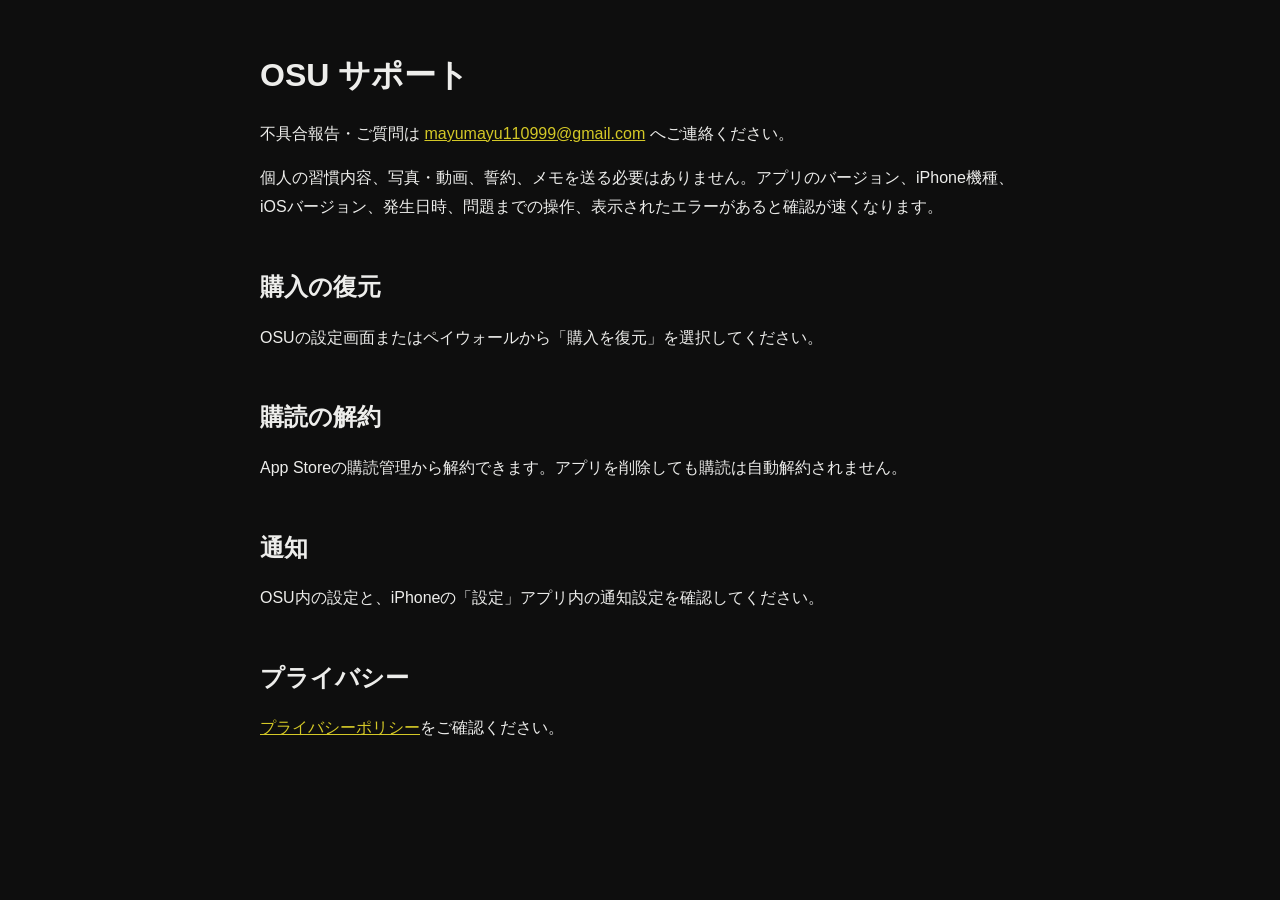
<file: osu/support.html>
<!doctype html>
<html lang="ja">
<head>
  <meta charset="utf-8"><meta name="viewport" content="width=device-width,initial-scale=1">
  <title>OSU サポート</title>
  <meta name="description" content="OSUのサポート窓口">
  <style>body{max-width:760px;margin:auto;padding:32px 20px 64px;background:#0e0e0e;color:#ededeb;font:16px/1.8 -apple-system,BlinkMacSystemFont,sans-serif}h1,h2{line-height:1.4}h2{margin-top:2em}a{color:#d4c827}</style>
</head>
<body>
  <h1>OSU サポート</h1>
  <p>不具合報告・ご質問は <a href="mailto:mayumayu110999@gmail.com?subject=OSU%20Support">mayumayu110999@gmail.com</a> へご連絡ください。</p>
  <p>個人の習慣内容、写真・動画、誓約、メモを送る必要はありません。アプリのバージョン、iPhone機種、iOSバージョン、発生日時、問題までの操作、表示されたエラーがあると確認が速くなります。</p>
  <h2>購入の復元</h2><p>OSUの設定画面またはペイウォールから「購入を復元」を選択してください。</p>
  <h2>購読の解約</h2><p>App Storeの購読管理から解約できます。アプリを削除しても購読は自動解約されません。</p>
  <h2>通知</h2><p>OSU内の設定と、iPhoneの「設定」アプリ内の通知設定を確認してください。</p>
  <h2>プライバシー</h2><p><a href="privacy.html">プライバシーポリシー</a>をご確認ください。</p>
</body>
</html>
</file>
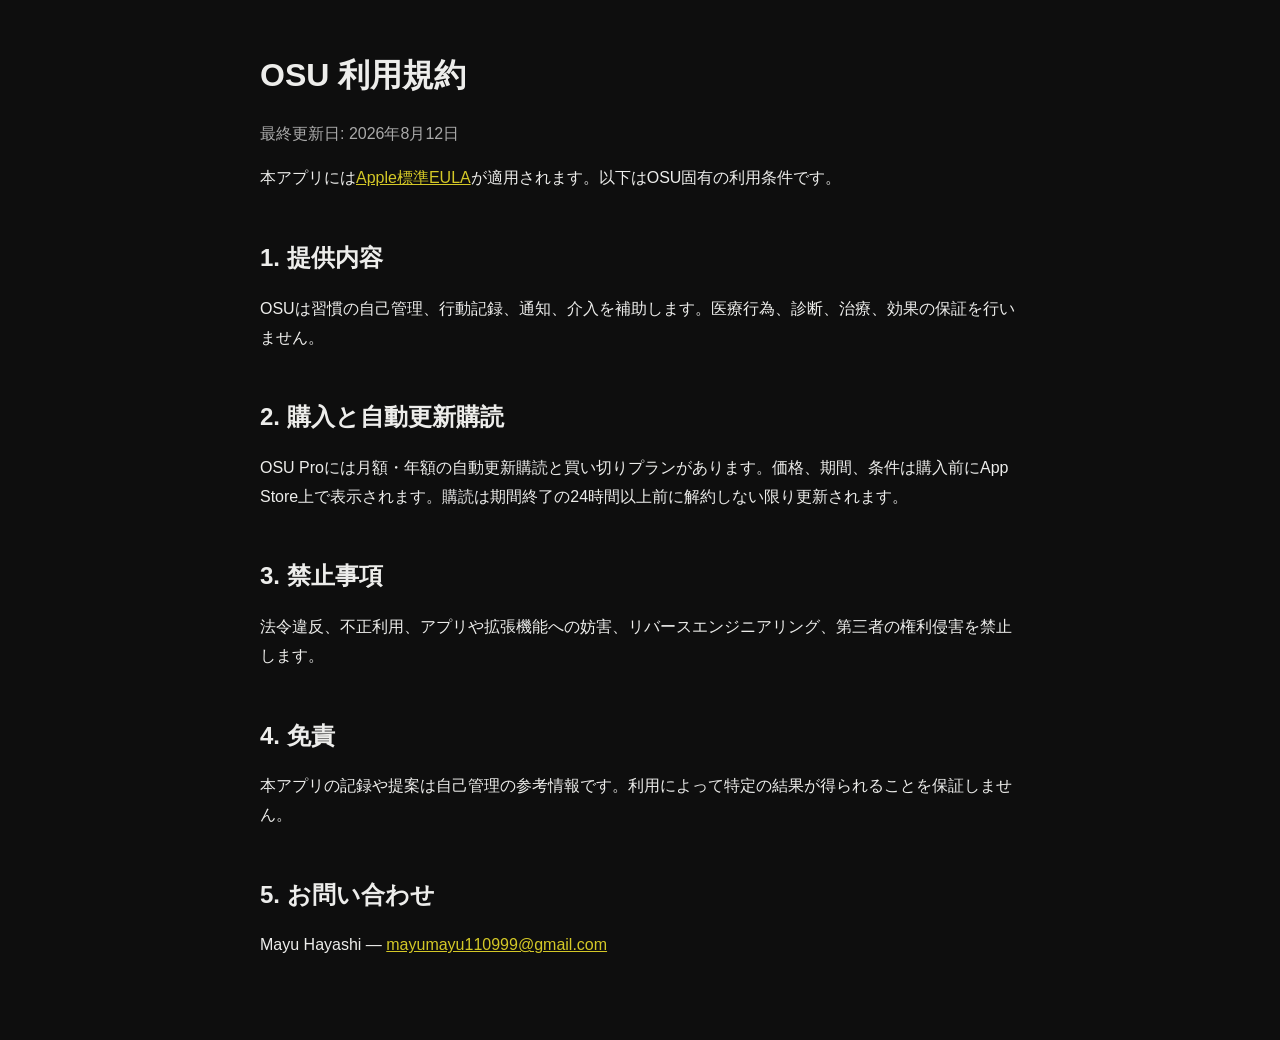
<file: osu/terms.html>
<!doctype html>
<html lang="ja">
<head>
  <meta charset="utf-8"><meta name="viewport" content="width=device-width,initial-scale=1">
  <title>OSU 利用規約</title>
  <meta name="description" content="OSUのアプリ固有利用条件">
  <style>body{max-width:760px;margin:auto;padding:32px 20px 64px;background:#0e0e0e;color:#ededeb;font:16px/1.8 -apple-system,BlinkMacSystemFont,sans-serif}h1,h2{line-height:1.4}h2{margin-top:2em}a{color:#d4c827}.meta{color:#aaa}</style>
</head>
<body>
  <h1>OSU 利用規約</h1><p class="meta">最終更新日: 2026年8月12日</p>
  <p>本アプリには<a href="https://www.apple.com/legal/internet-services/itunes/dev/stdeula/">Apple標準EULA</a>が適用されます。以下はOSU固有の利用条件です。</p>
  <h2>1. 提供内容</h2><p>OSUは習慣の自己管理、行動記録、通知、介入を補助します。医療行為、診断、治療、効果の保証を行いません。</p>
  <h2>2. 購入と自動更新購読</h2><p>OSU Proには月額・年額の自動更新購読と買い切りプランがあります。価格、期間、条件は購入前にApp Store上で表示されます。購読は期間終了の24時間以上前に解約しない限り更新されます。</p>
  <h2>3. 禁止事項</h2><p>法令違反、不正利用、アプリや拡張機能への妨害、リバースエンジニアリング、第三者の権利侵害を禁止します。</p>
  <h2>4. 免責</h2><p>本アプリの記録や提案は自己管理の参考情報です。利用によって特定の結果が得られることを保証しません。</p>
  <h2>5. お問い合わせ</h2><p>Mayu Hayashi — <a href="mailto:mayumayu110999@gmail.com">mayumayu110999@gmail.com</a></p>
</body>
</html>
</file>
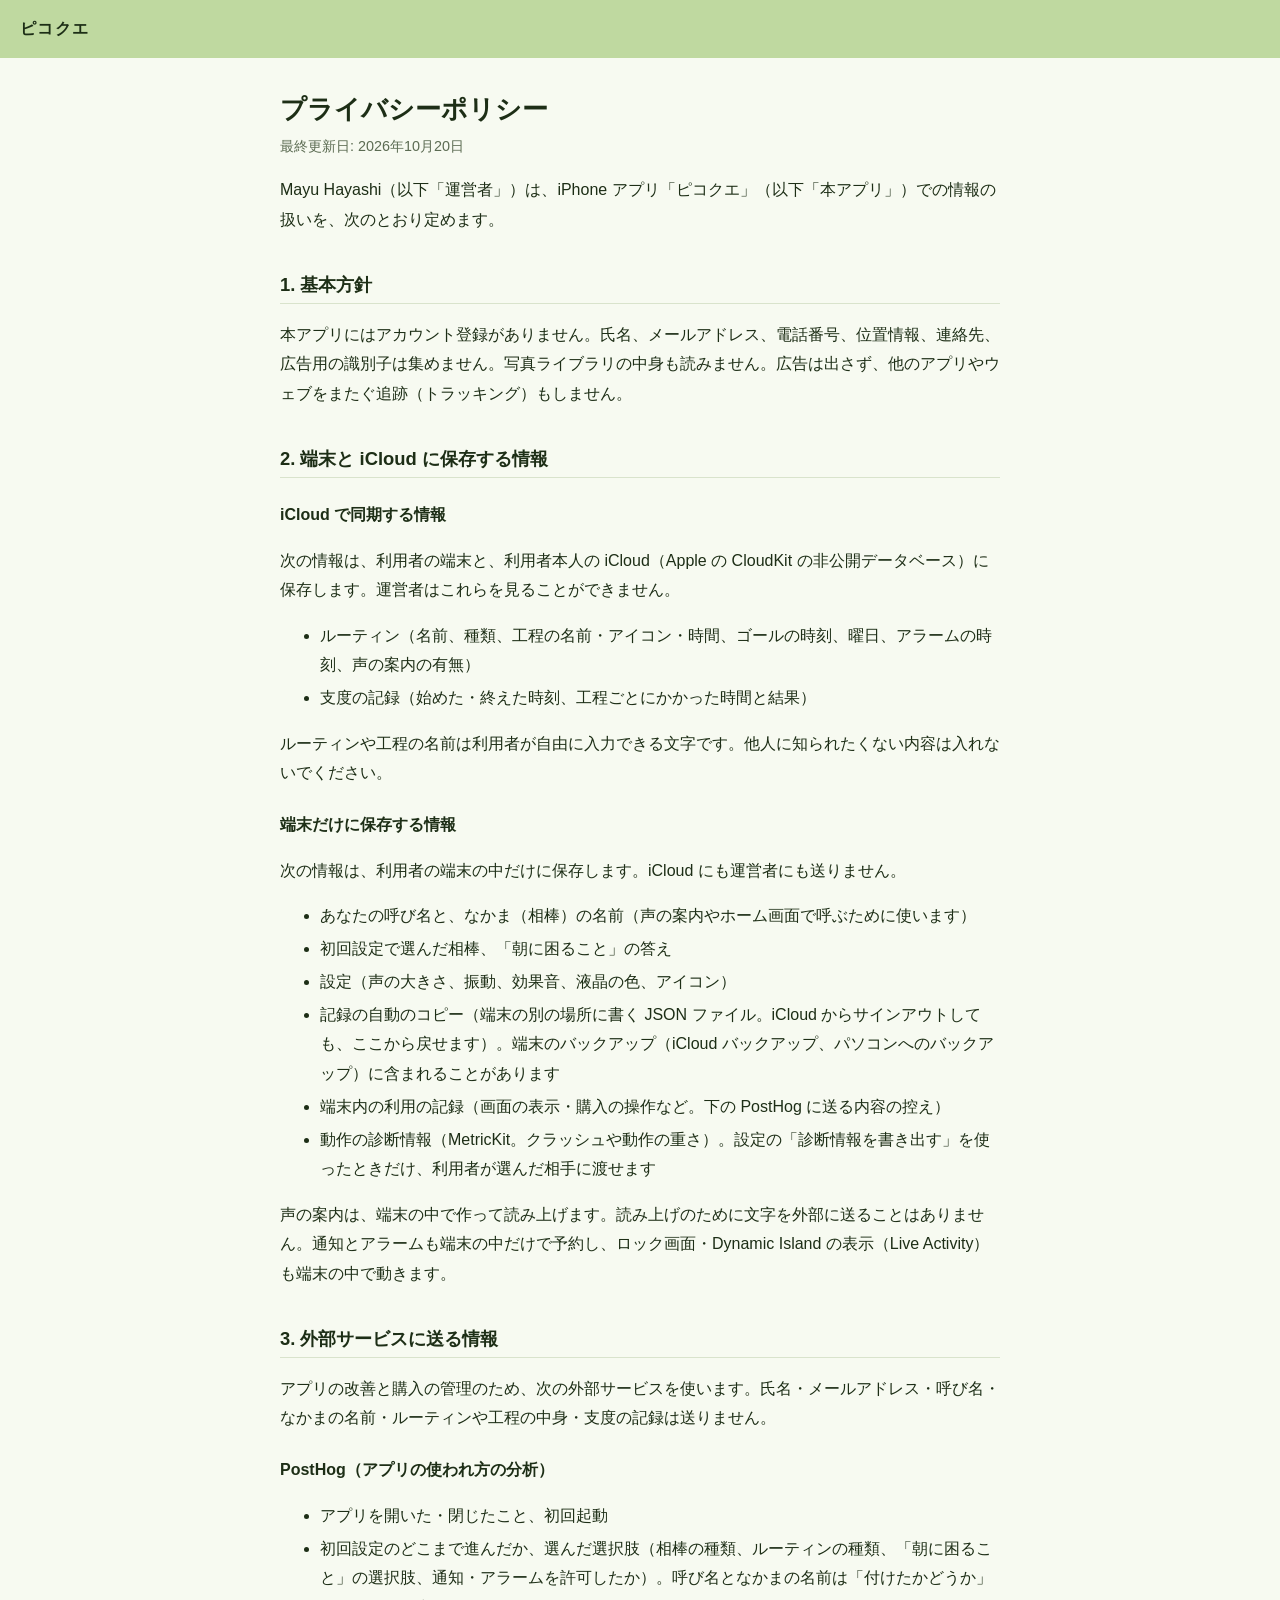
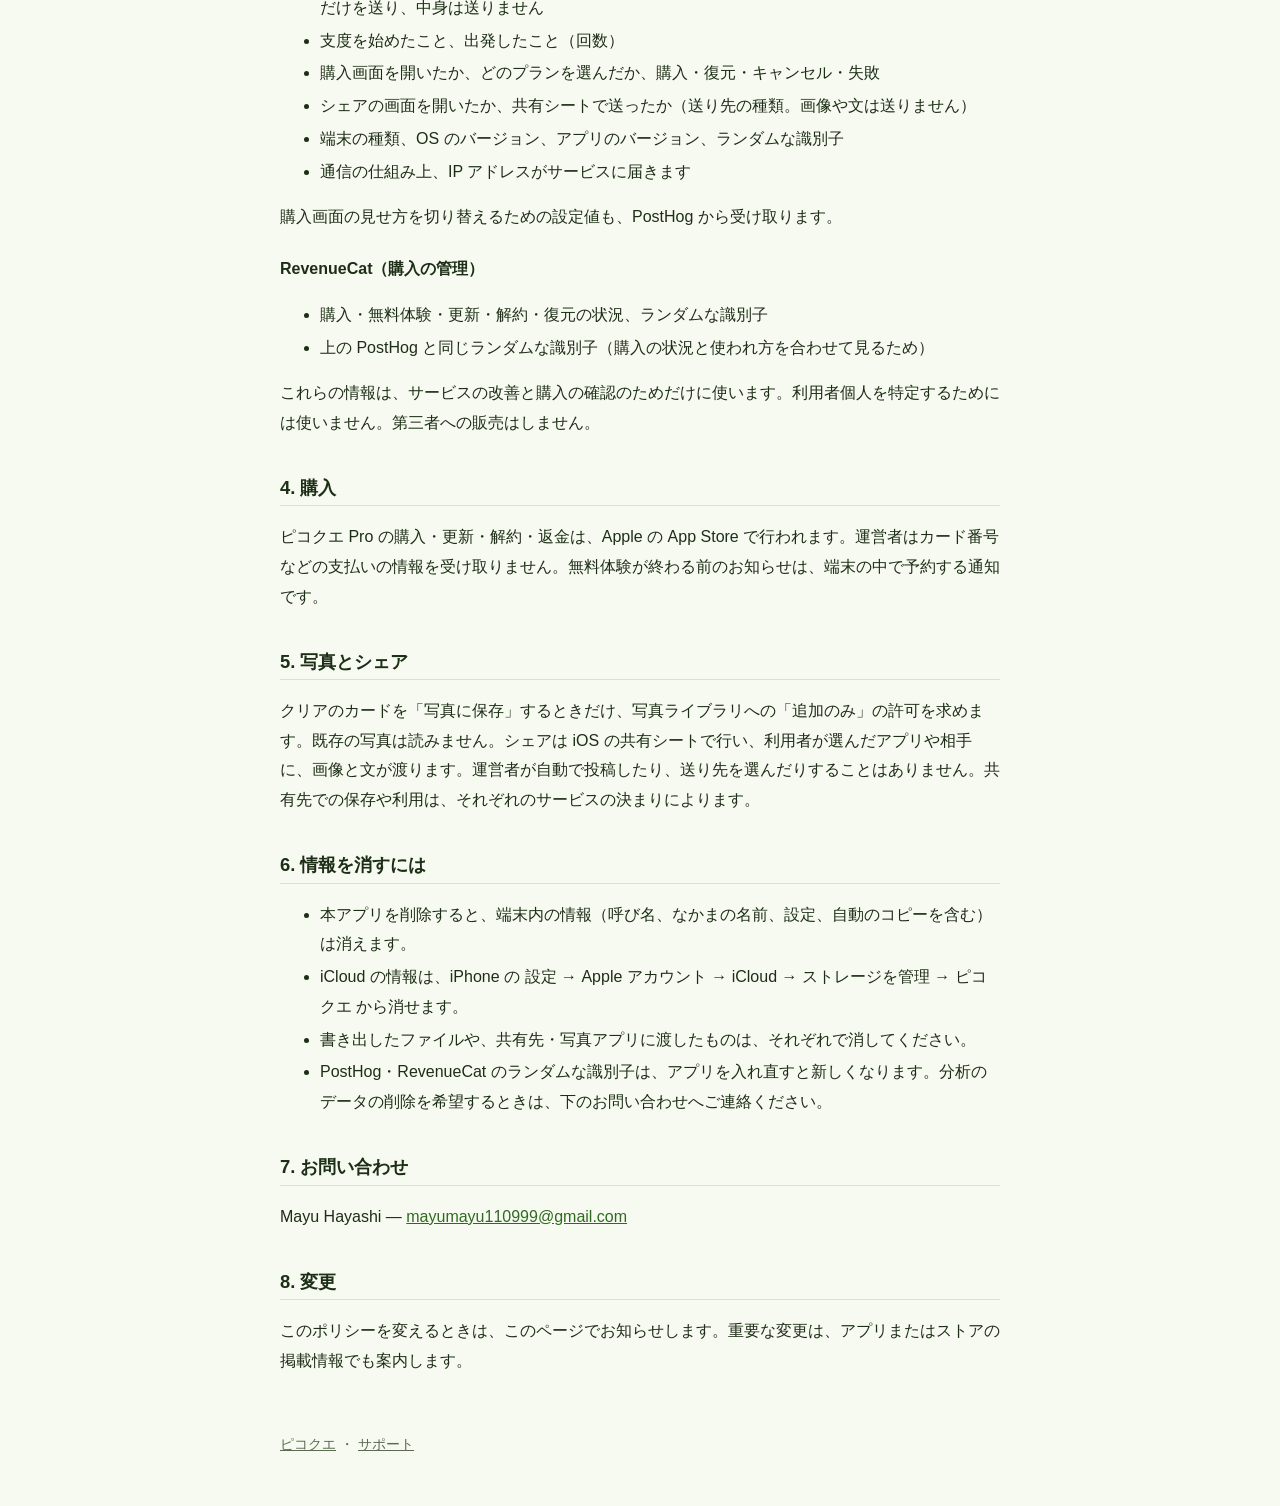
<file: picoquest/privacy.html>
<!doctype html>
<html lang="ja">
<head>
  <meta charset="utf-8">
  <meta name="viewport" content="width=device-width,initial-scale=1">
  <title>ピコクエ プライバシーポリシー</title>
  <meta name="description" content="ピコクエのプライバシーポリシー。保存する情報、外部サービスに送る情報、消し方について。">
  <link rel="stylesheet" href="style.css">
</head>
<body>
  <header class="lcd"><a href="./">ピコクエ</a></header>
  <main>
  <h1>プライバシーポリシー</h1>
  <p class="meta">最終更新日: 2026年10月20日</p>

  <p>Mayu Hayashi（以下「運営者」）は、iPhone アプリ「ピコクエ」（以下「本アプリ」）での情報の扱いを、次のとおり定めます。</p>

  <h2 id="section-1">1. 基本方針</h2>
  <p>本アプリにはアカウント登録がありません。氏名、メールアドレス、電話番号、位置情報、連絡先、広告用の識別子は集めません。写真ライブラリの中身も読みません。広告は出さず、他のアプリやウェブをまたぐ追跡（トラッキング）もしません。</p>

  <h2 id="section-2">2. 端末と iCloud に保存する情報</h2>
  <h3>iCloud で同期する情報</h3>
  <p>次の情報は、利用者の端末と、利用者本人の iCloud（Apple の CloudKit の非公開データベース）に保存します。運営者はこれらを見ることができません。</p>
  <ul>
    <li>ルーティン（名前、種類、工程の名前・アイコン・時間、ゴールの時刻、曜日、アラームの時刻、声の案内の有無）</li>
    <li>支度の記録（始めた・終えた時刻、工程ごとにかかった時間と結果）</li>
  </ul>
  <p>ルーティンや工程の名前は利用者が自由に入力できる文字です。他人に知られたくない内容は入れないでください。</p>

  <h3>端末だけに保存する情報</h3>
  <p>次の情報は、利用者の端末の中だけに保存します。iCloud にも運営者にも送りません。</p>
  <ul>
    <li>あなたの呼び名と、なかま（相棒）の名前（声の案内やホーム画面で呼ぶために使います）</li>
    <li>初回設定で選んだ相棒、「朝に困ること」の答え</li>
    <li>設定（声の大きさ、振動、効果音、液晶の色、アイコン）</li>
    <li>記録の自動のコピー（端末の別の場所に書く JSON ファイル。iCloud からサインアウトしても、ここから戻せます）。端末のバックアップ（iCloud バックアップ、パソコンへのバックアップ）に含まれることがあります</li>
    <li>端末内の利用の記録（画面の表示・購入の操作など。下の PostHog に送る内容の控え）</li>
    <li>動作の診断情報（MetricKit。クラッシュや動作の重さ）。設定の「診断情報を書き出す」を使ったときだけ、利用者が選んだ相手に渡せます</li>
  </ul>
  <p>声の案内は、端末の中で作って読み上げます。読み上げのために文字を外部に送ることはありません。通知とアラームも端末の中だけで予約し、ロック画面・Dynamic Island の表示（Live Activity）も端末の中で動きます。</p>

  <h2 id="section-3">3. 外部サービスに送る情報</h2>
  <p>アプリの改善と購入の管理のため、次の外部サービスを使います。氏名・メールアドレス・呼び名・なかまの名前・ルーティンや工程の中身・支度の記録は送りません。</p>
  <h3>PostHog（アプリの使われ方の分析）</h3>
  <ul>
    <li>アプリを開いた・閉じたこと、初回起動</li>
    <li>初回設定のどこまで進んだか、選んだ選択肢（相棒の種類、ルーティンの種類、「朝に困ること」の選択肢、通知・アラームを許可したか）。呼び名となかまの名前は「付けたかどうか」だけを送り、中身は送りません</li>
    <li>支度を始めたこと、出発したこと（回数）</li>
    <li>購入画面を開いたか、どのプランを選んだか、購入・復元・キャンセル・失敗</li>
    <li>シェアの画面を開いたか、共有シートで送ったか（送り先の種類。画像や文は送りません）</li>
    <li>端末の種類、OS のバージョン、アプリのバージョン、ランダムな識別子</li>
    <li>通信の仕組み上、IP アドレスがサービスに届きます</li>
  </ul>
  <p>購入画面の見せ方を切り替えるための設定値も、PostHog から受け取ります。</p>
  <h3>RevenueCat（購入の管理）</h3>
  <ul>
    <li>購入・無料体験・更新・解約・復元の状況、ランダムな識別子</li>
    <li>上の PostHog と同じランダムな識別子（購入の状況と使われ方を合わせて見るため）</li>
  </ul>
  <p>これらの情報は、サービスの改善と購入の確認のためだけに使います。利用者個人を特定するためには使いません。第三者への販売はしません。</p>

  <h2 id="section-4">4. 購入</h2>
  <p>ピコクエ Pro の購入・更新・解約・返金は、Apple の App Store で行われます。運営者はカード番号などの支払いの情報を受け取りません。無料体験が終わる前のお知らせは、端末の中で予約する通知です。</p>

  <h2 id="section-5">5. 写真とシェア</h2>
  <p>クリアのカードを「写真に保存」するときだけ、写真ライブラリへの「追加のみ」の許可を求めます。既存の写真は読みません。シェアは iOS の共有シートで行い、利用者が選んだアプリや相手に、画像と文が渡ります。運営者が自動で投稿したり、送り先を選んだりすることはありません。共有先での保存や利用は、それぞれのサービスの決まりによります。</p>

  <h2 id="section-6">6. 情報を消すには</h2>
  <ul>
    <li>本アプリを削除すると、端末内の情報（呼び名、なかまの名前、設定、自動のコピーを含む）は消えます。</li>
    <li>iCloud の情報は、iPhone の 設定 → Apple アカウント → iCloud → ストレージを管理 → ピコクエ から消せます。</li>
    <li>書き出したファイルや、共有先・写真アプリに渡したものは、それぞれで消してください。</li>
    <li>PostHog・RevenueCat のランダムな識別子は、アプリを入れ直すと新しくなります。分析のデータの削除を希望するときは、下のお問い合わせへご連絡ください。</li>
  </ul>

  <h2 id="section-7">7. お問い合わせ</h2>
  <p>Mayu Hayashi — <a href="mailto:mayumayu110999@gmail.com">mayumayu110999@gmail.com</a></p>

  <h2 id="section-8">8. 変更</h2>
  <p>このポリシーを変えるときは、このページでお知らせします。重要な変更は、アプリまたはストアの掲載情報でも案内します。</p>
  </main>
  <footer><a href="./">ピコクエ</a> ・ <a href="support.html">サポート</a></footer>
</body>
</html>
</file>
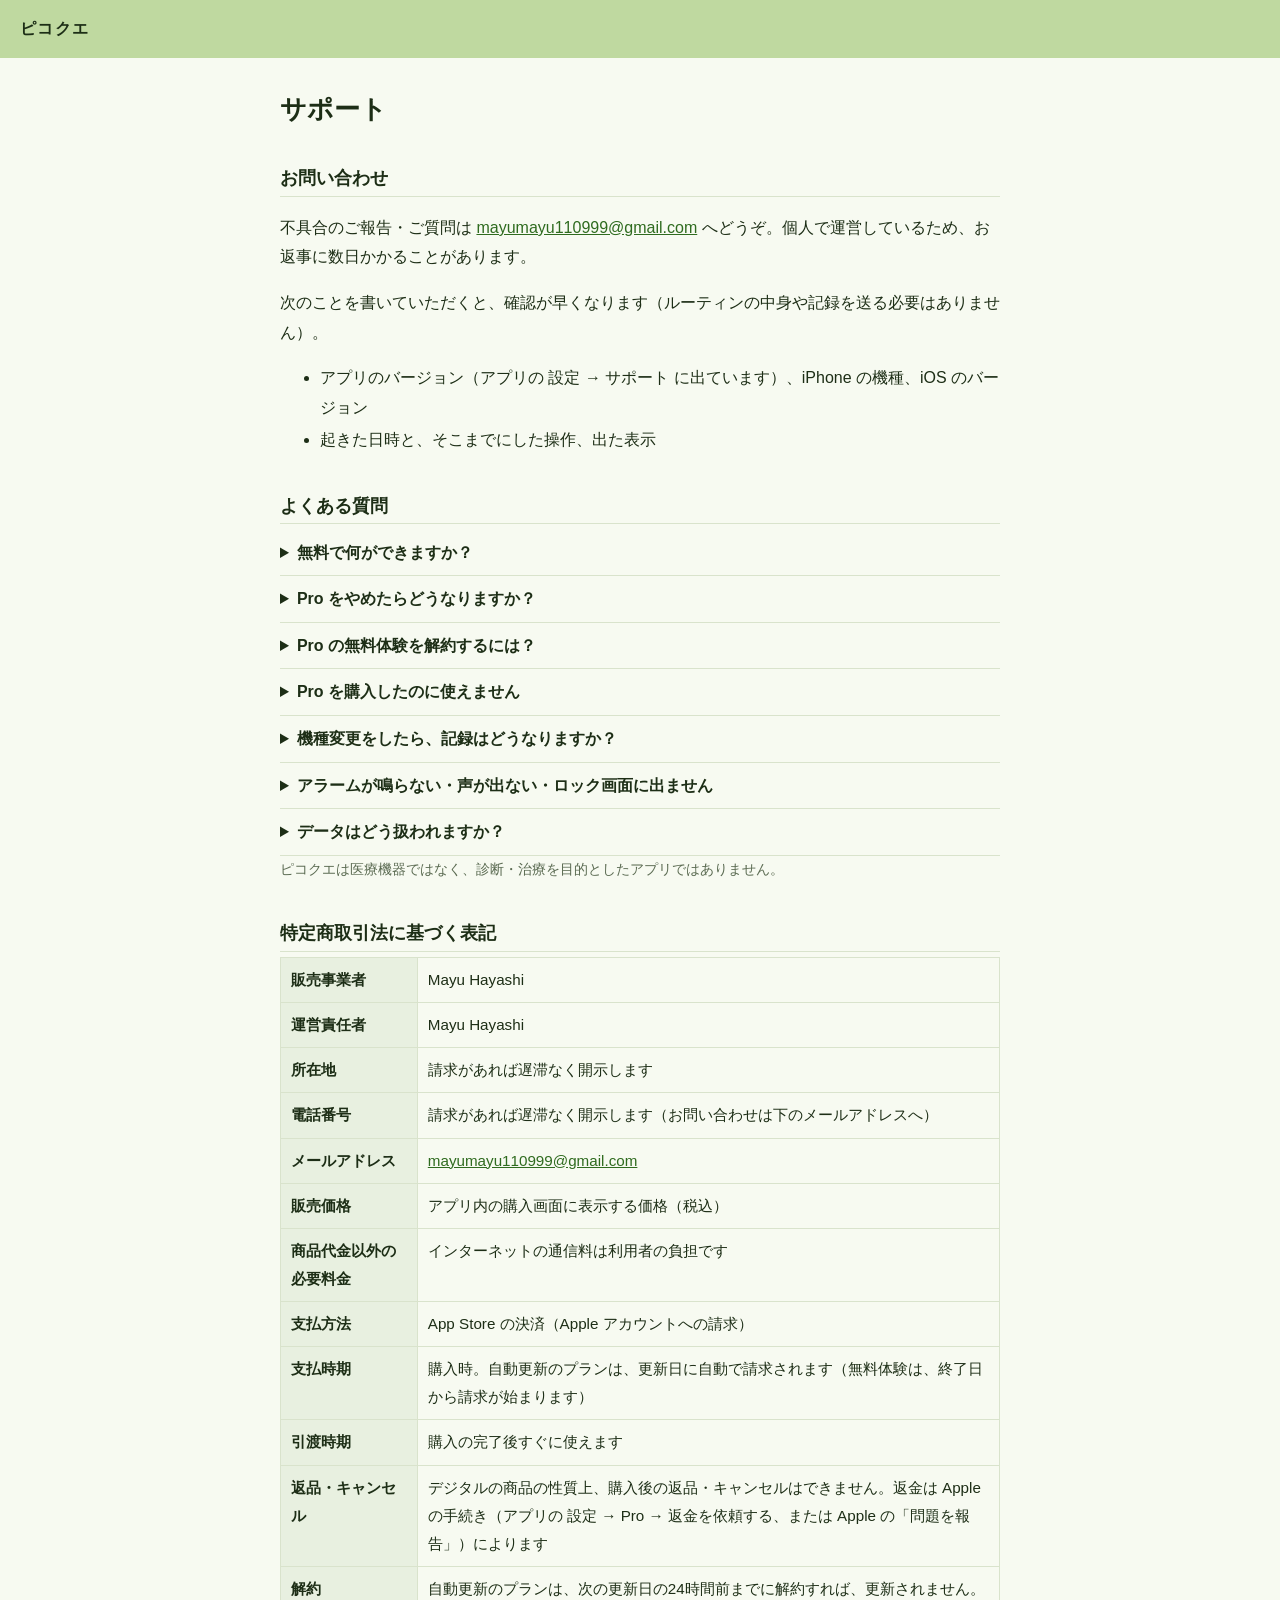
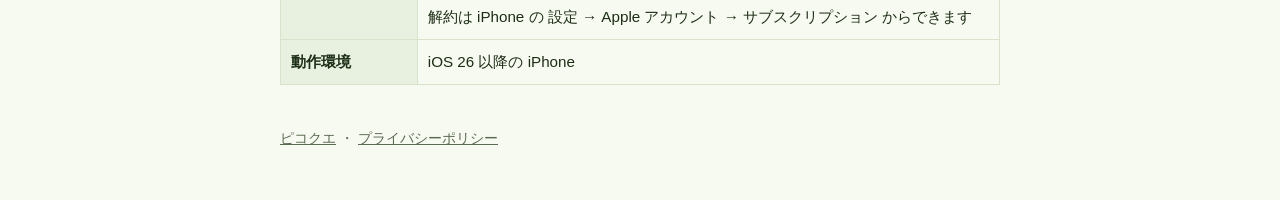
<file: picoquest/support.html>
<!doctype html>
<html lang="ja">
<head>
  <meta charset="utf-8">
  <meta name="viewport" content="width=device-width,initial-scale=1">
  <title>ピコクエ サポート</title>
  <meta name="description" content="ピコクエのサポート。よくある質問、お問い合わせ、特定商取引法に基づく表記。">
  <link rel="stylesheet" href="style.css">
</head>
<body>
  <header class="lcd"><a href="./">ピコクエ</a></header>
  <main>
  <h1>サポート</h1>

  <h2 id="contact">お問い合わせ</h2>
  <p>不具合のご報告・ご質問は <a href="mailto:mayumayu110999@gmail.com">mayumayu110999@gmail.com</a> へどうぞ。個人で運営しているため、お返事に数日かかることがあります。</p>
  <p>次のことを書いていただくと、確認が早くなります（ルーティンの中身や記録を送る必要はありません）。</p>
  <ul>
    <li>アプリのバージョン（アプリの 設定 → サポート に出ています）、iPhone の機種、iOS のバージョン</li>
    <li>起きた日時と、そこまでにした操作、出た表示</li>
  </ul>

  <h2 id="faq">よくある質問</h2>
  <details>
    <summary>無料で何ができますか？</summary>
    <p>ルーティン1つなら、声の案内・アラームで始まる・ロック画面と Dynamic Island・「いつも◯分」・相棒の成長と部屋・iCloud 同期・記録の書き出しまで、すべて無料です。2つ目からのルーティン（夜・出かける前・家事・自分で作るルーティンなど）、ふりかえり、色とアイコンの着せ替え、なかまの「こんぺいとう」が Pro です。</p>
  </details>
  <details>
    <summary>Pro をやめたらどうなりますか？</summary>
    <p>足したルーティンも記録も、相棒の成長も消えません。使えるルーティンが1つ目だけになります。</p>
  </details>
  <details>
    <summary>Pro の無料体験を解約するには？</summary>
    <p>iPhone の 設定 → Apple アカウント → サブスクリプション から、または、アプリの 設定 → Pro → サブスクリプションの管理 からできます。無料体験は、終わる前に解約すれば料金はかかりません。終わる2日前に、アプリからお知らせします。</p>
  </details>
  <details>
    <summary>Pro を購入したのに使えません</summary>
    <p>アプリの 設定 → Pro → 購入を復元 を押してください。購入したときと同じ Apple アカウントでサインインしている必要があります。</p>
  </details>
  <details>
    <summary>機種変更をしたら、記録はどうなりますか？</summary>
    <p>同じ Apple アカウントの iCloud で、記録が戻ります。アプリの 設定 → 記録 → 記録を書き出す で、ファイルにして移すこともできます。なかまの名前と呼び名は端末だけに保存するので、新しい iPhone ではつけ直してください。</p>
  </details>
  <details>
    <summary>アラームが鳴らない・声が出ない・ロック画面に出ません</summary>
    <p>iPhone の 設定 → ピコクエ で、通知とライブアクティビティなどの許可がオンか確認してください。アプリの 設定 から対象のルーティンを開き、始め方の「1分後に試しに鳴らす」で鳴り方を試せます。声の案内は、ルーティンごとの「声で案内」がオンのときだけ流れます。</p>
  </details>
  <details>
    <summary>データはどう扱われますか？</summary>
    <p><a href="privacy.html">プライバシーポリシー</a>をご覧ください。</p>
  </details>
  <p class="meta">ピコクエは医療機器ではなく、診断・治療を目的としたアプリではありません。</p>

  <h2 id="tokushoho">特定商取引法に基づく表記</h2>
  <table>
    <tr><th>販売事業者</th><td>Mayu Hayashi</td></tr>
    <tr><th>運営責任者</th><td>Mayu Hayashi</td></tr>
    <tr><th>所在地</th><td>請求があれば遅滞なく開示します</td></tr>
    <tr><th>電話番号</th><td>請求があれば遅滞なく開示します（お問い合わせは下のメールアドレスへ）</td></tr>
    <tr><th>メールアドレス</th><td><a href="mailto:mayumayu110999@gmail.com">mayumayu110999@gmail.com</a></td></tr>
    <tr><th>販売価格</th><td>アプリ内の購入画面に表示する価格（税込）</td></tr>
    <tr><th>商品代金以外の必要料金</th><td>インターネットの通信料は利用者の負担です</td></tr>
    <tr><th>支払方法</th><td>App Store の決済（Apple アカウントへの請求）</td></tr>
    <tr><th>支払時期</th><td>購入時。自動更新のプランは、更新日に自動で請求されます（無料体験は、終了日から請求が始まります）</td></tr>
    <tr><th>引渡時期</th><td>購入の完了後すぐに使えます</td></tr>
    <tr><th>返品・キャンセル</th><td>デジタルの商品の性質上、購入後の返品・キャンセルはできません。返金は Apple の手続き（アプリの 設定 → Pro → 返金を依頼する、または Apple の「問題を報告」）によります</td></tr>
    <tr><th>解約</th><td>自動更新のプランは、次の更新日の24時間前までに解約すれば、更新されません。解約は iPhone の 設定 → Apple アカウント → サブスクリプション からできます</td></tr>
    <tr><th>動作環境</th><td>iOS 26 以降の iPhone</td></tr>
  </table>
  </main>
  <footer><a href="./">ピコクエ</a> ・ <a href="privacy.html">プライバシーポリシー</a></footer>
</body>
</html>
</file>
<file: picoquest/style.css>
:root{--bg:#f7faf1;--fg:#1d2e16;--sub:#5b6b52;--lcd:#bfd9a0;--lcd-fg:#1d2e16;--line:#d9e3cc;--link:#2f6b1f}
@media (prefers-color-scheme:dark){:root{--bg:#10170d;--fg:#e8f0dc;--sub:#9db08f;--lcd:#9bbc0f;--lcd-fg:#0f380f;--line:#2a3a22;--link:#b8e27a}}
*{box-sizing:border-box}
body{margin:0;background:var(--bg);color:var(--fg);font:16px/1.85 -apple-system,BlinkMacSystemFont,"Hiragino Sans","Hiragino Kaku Gothic ProN",sans-serif}
.lcd{background:var(--lcd);color:var(--lcd-fg);padding:14px 20px;font-weight:700;letter-spacing:.08em}
.lcd a{color:inherit;text-decoration:none}
main{max-width:760px;margin:0 auto;padding:24px 20px 40px}
h1{font-size:1.6rem;line-height:1.4;margin:.4em 0 .2em}
h2{font-size:1.15rem;line-height:1.5;margin:2em 0 .3em;padding-bottom:.2em;border-bottom:1px solid var(--line)}
h3{font-size:1rem;margin:1.4em 0 .2em}
.meta{color:var(--sub);font-size:.9rem;margin-top:0}
a{color:var(--link)}
li{margin:.2em 0}
table{border-collapse:collapse;width:100%;font-size:.95rem}
th,td{border:1px solid var(--line);padding:8px 10px;vertical-align:top;text-align:left}
th{width:9em;background:rgba(127,160,100,.12);font-weight:600}
details{border-bottom:1px solid var(--line);padding:8px 0}
summary{cursor:pointer;font-weight:600}
details p{margin:.4em 0 .2em}
footer{max-width:760px;margin:0 auto;padding:0 20px 48px;color:var(--sub);font-size:.9rem}
footer a{color:var(--sub)}
.card{border:1px solid var(--line);border-radius:12px;padding:14px 16px;margin:14px 0}
</file>
